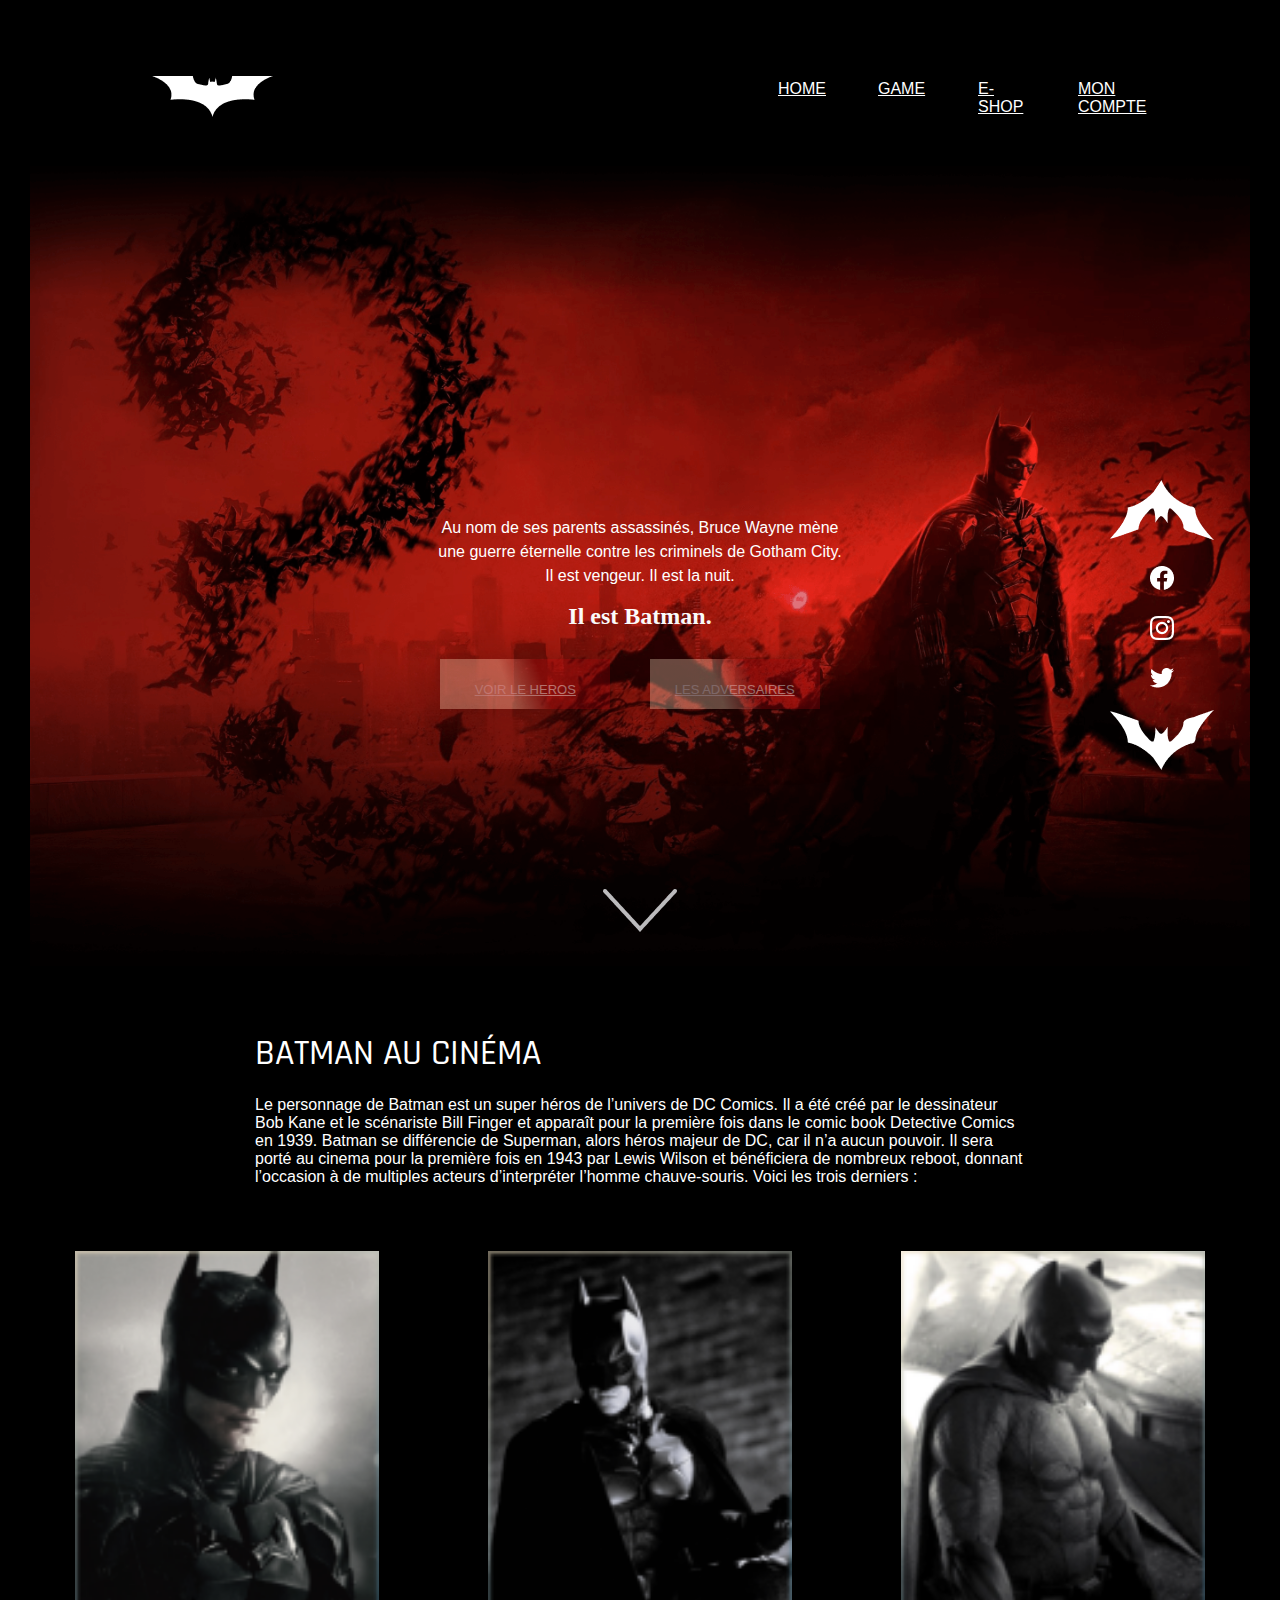
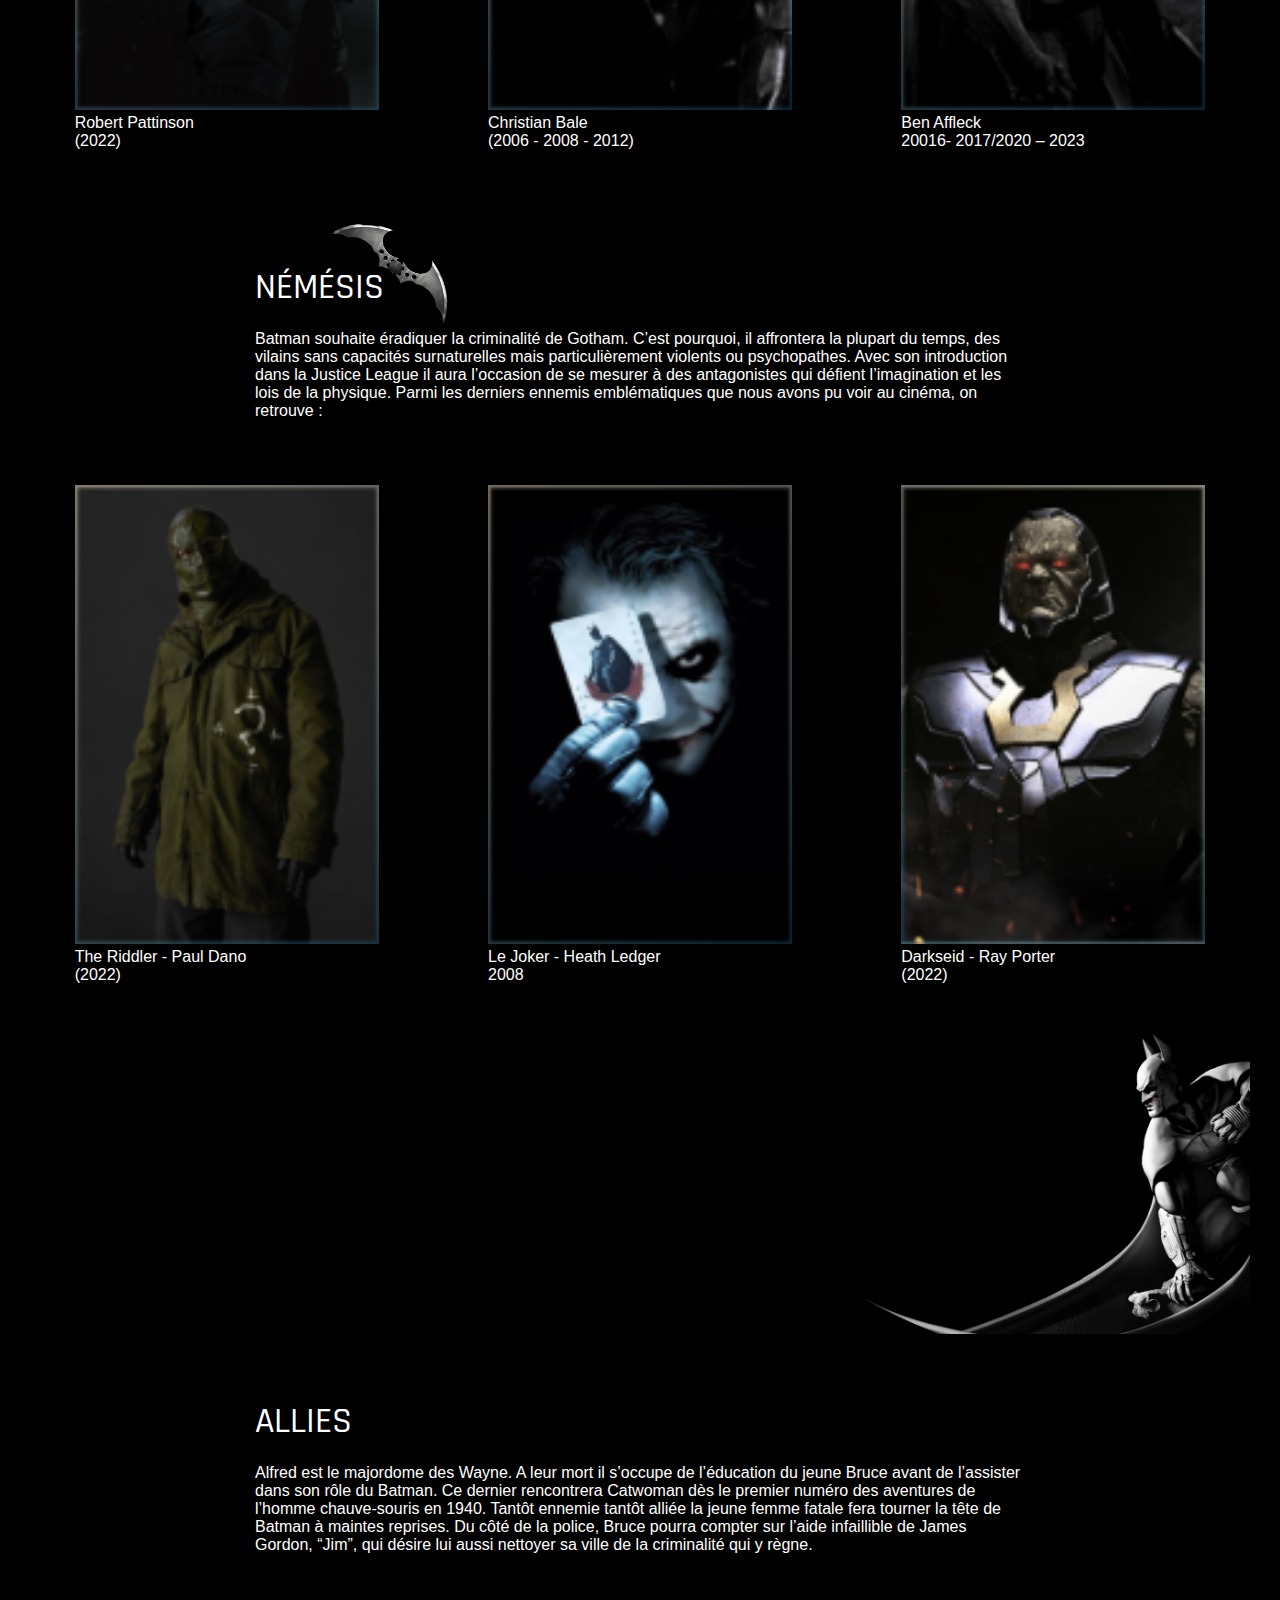
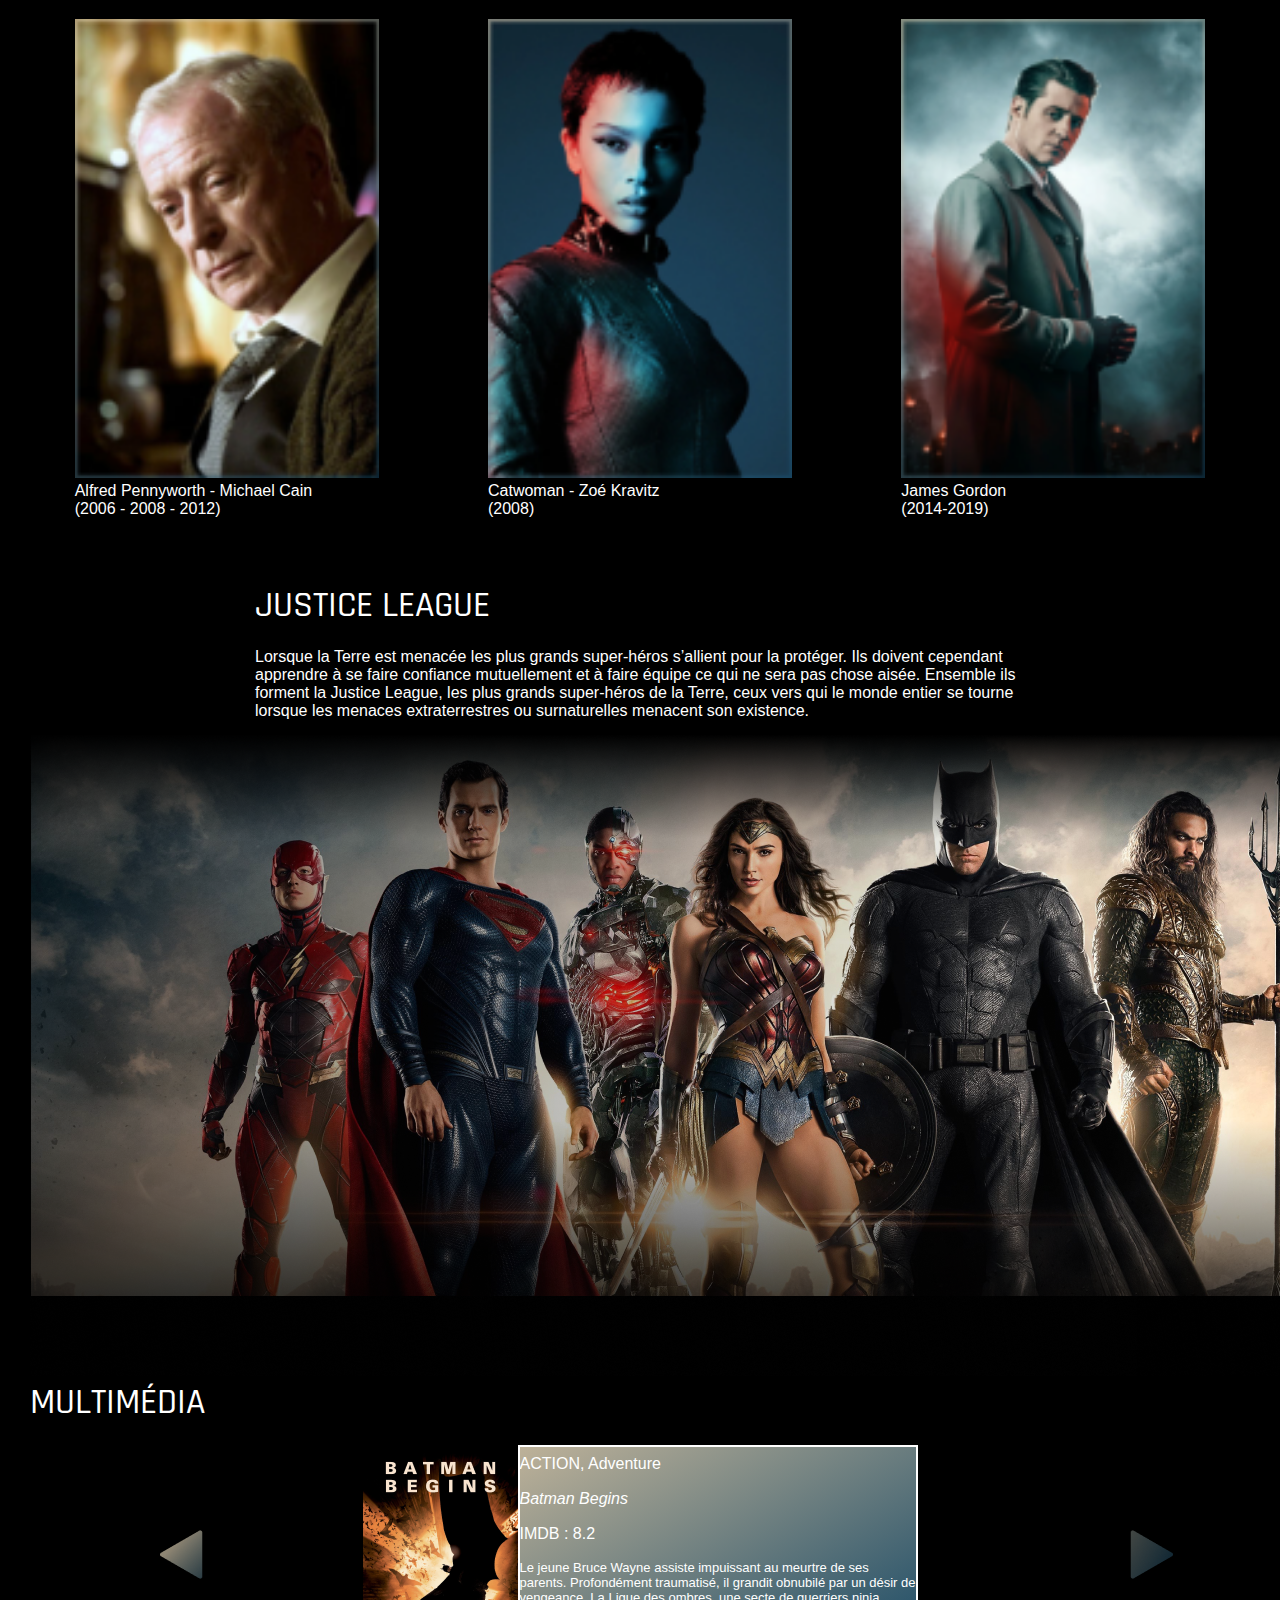
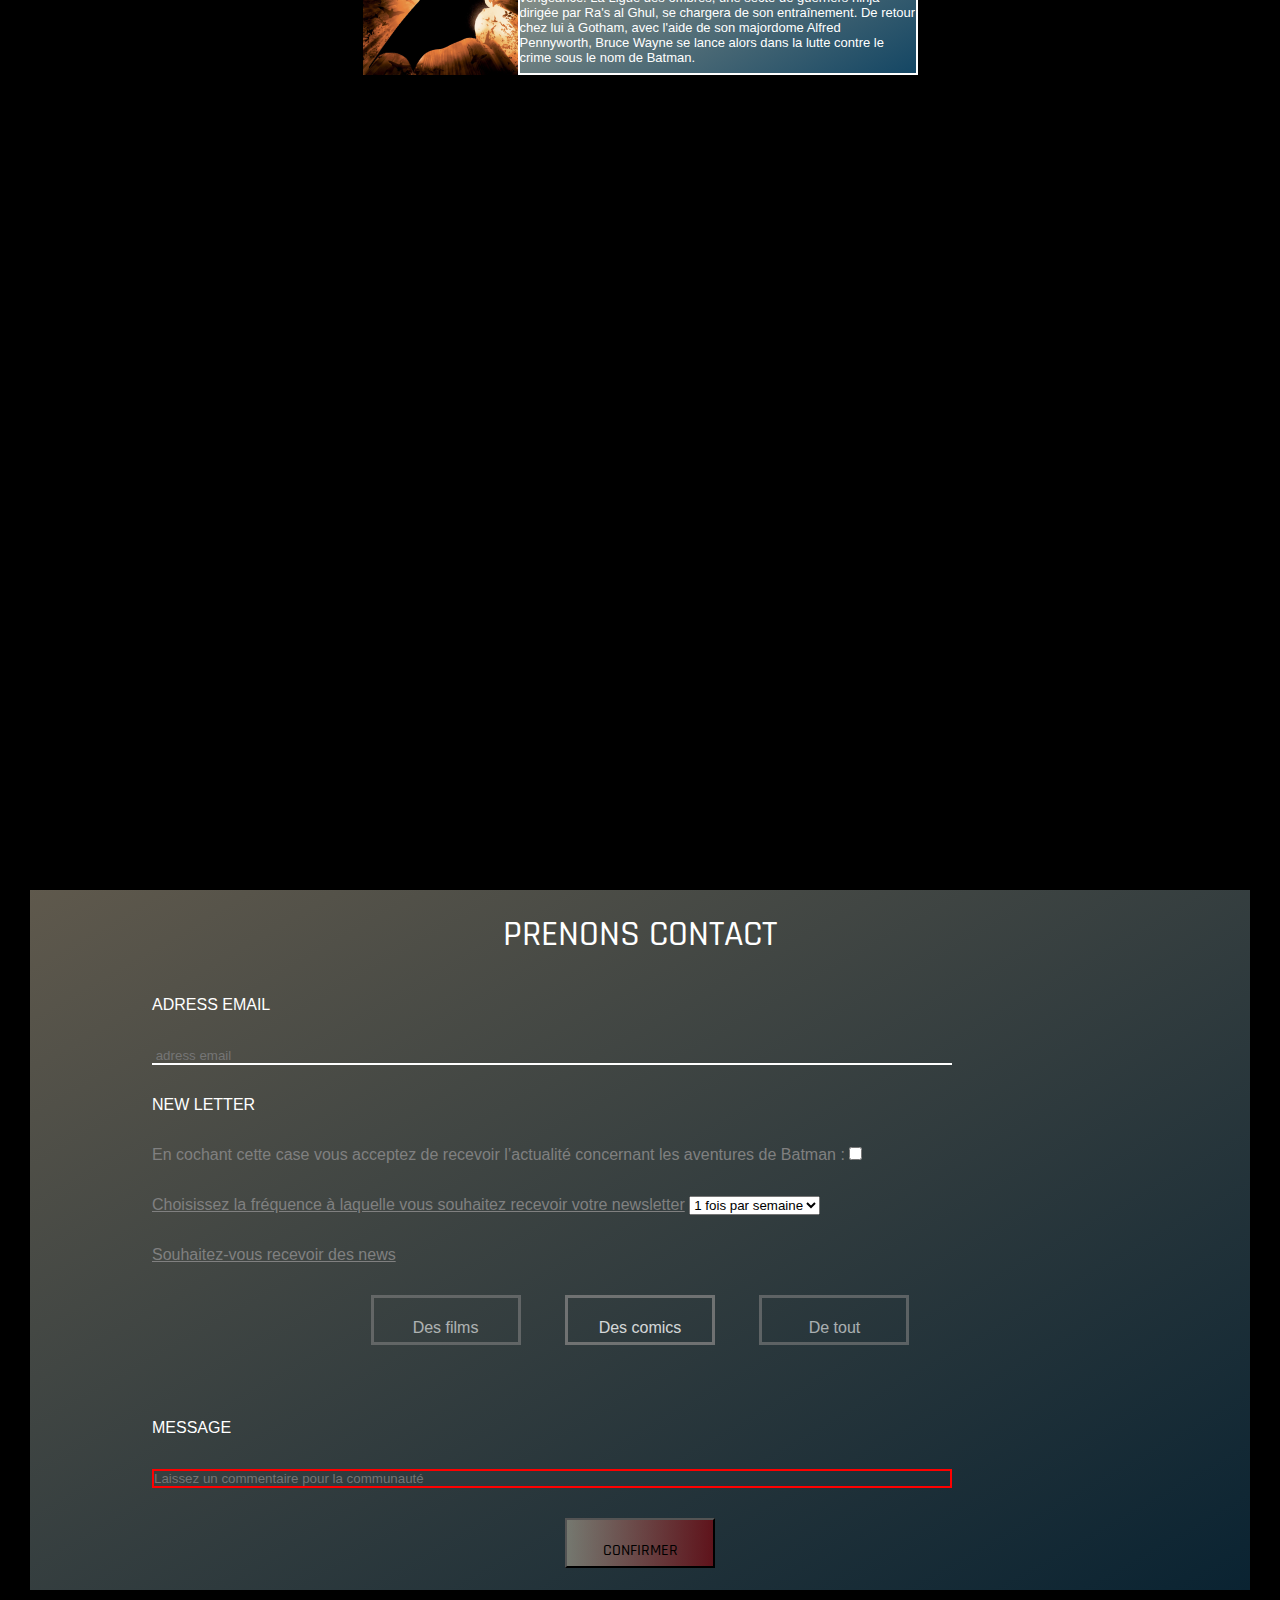
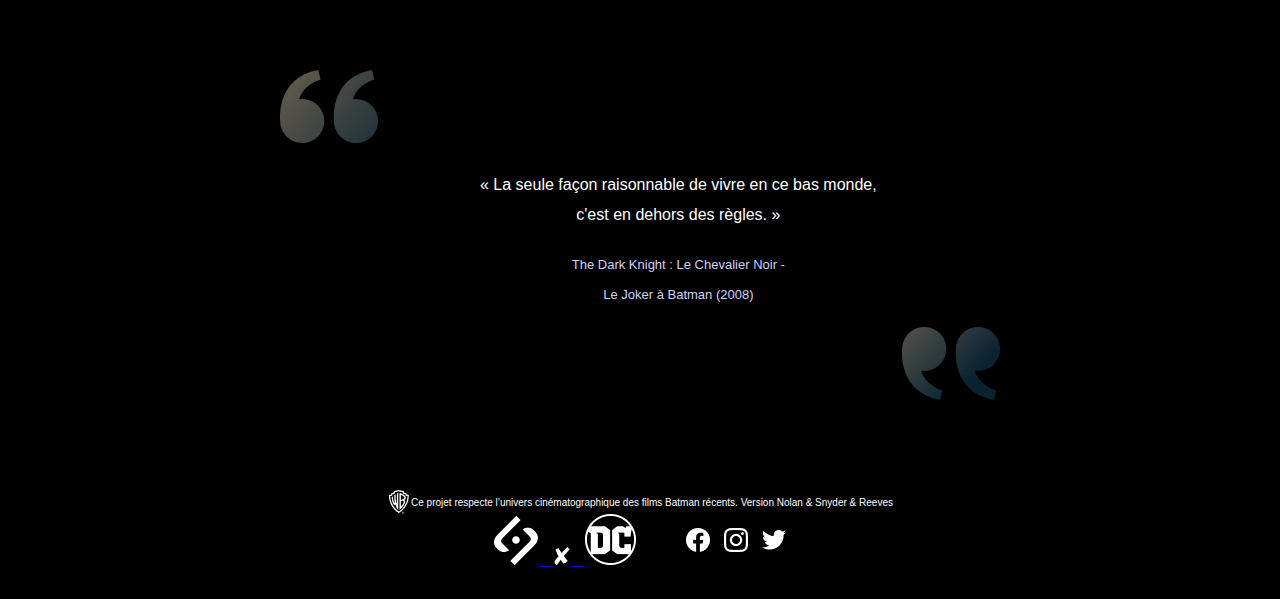
<file: index.html>
<!DOCTYPE html>
<html lang="fr">
<head>
    <meta charset="UTF-8">
    <meta name="viewport" content="width=device-width, initial-scale=1.0">
    <link rel="stylesheet" href="styles.css">
    <title>Batman game | Home</title>
</head>
<body>
    <header>
    <nav class="container">
        <a href="index.html"><img src="assets/Logos/logohome.png" alt="logo" class="lougo"></a>
        <ul>
          <li><a href="#">MON COMPTE</a></li>
          <li><a href="#">E-SHOP</a>
          <li><a href="game.html">GAME</a></li>
          <li><span><a href="index.html">HOME</a></span></li>
        </ul>
      </nav>
    </header>

    <main>
        <aside class="aside">
            <div class="asideInOut1">     <div class="asideIn1">   <a href="#heroHead">  <img src="assets/Logos/logo_bat_flèche.png" alt="logo haut flèche" class="arrow"> </a> </div> 
                    <a>  <img src="assets/Logos/icon_facebook.png" alt="logo facebook" class="arrow" > </a>
                    <a> <img src="assets/Logos/icon_ig.png" alt="logo insta" class="arrow"></a>
                    <a> <img src="assets/Logos/icon_tw.png" alt="logo twitter" class="arrow"></a>
           <div class="asideInOut2">     <div class="asideIn2">  <a href="#form"> <img src="assets/Logos/logo_bat_flèche_2.png" alt="logo_bat_flèche" class="arrow"></a> </div> </div>
                  </aside>
        <!--section concernant l'hero header-->
        <section id="heroHead">
            <article class="hero">
                <div class="container choco"><p class="poto ">Au nom de ses parents assassinés, Bruce Wayne mène<br>une guerre éternelle contre les criminels de Gotham City.<br> Il est vengeur. Il est la nuit.</p>
                <h2 class="poto">Il est Batman.</h2></div>
               <div class="container fraise poto" > <button class="btn1"><a href="#batManCinema">VOIR LE HEROS</a></button> <button class="btn2"><a href="#nemesis">LES ADVERSAIRES</a></button></div>
           
        <div class="down"> <a href="#">   <img src="assets/Logos/flèche_down_header.png" alt="flèche_down"> </a></div>
         <!--   <div class="asideOut"> -->
        <!--    <aside class="aside">
      <div class="asideInOut1">     <div class="asideIn1">   <a href="#heroHead">  <img src="assets/Logos/logo_bat_flèche.png" alt="logo haut flèche" class="arrow"> </a> </div> 
              <a>  <img src="assets/Logos/icon_facebook.png" alt="logo facebook" class="arrow" > </a>
              <a> <img src="assets/Logos/icon_ig.png" alt="logo insta" class="arrow"></a>
              <a> <img src="assets/Logos/icon_tw.png" alt="logo twitter" class="arrow"></a>
     <div class="asideInOut2">     <div class="asideIn2">  <a href="#form"> <img src="assets/Logos/logo_bat_flèche_2.png" alt="logo_bat_flèche" class="arrow"></a> </div> </div>
            </aside>    <!-- </div> -->
            </article>
        </section>
        <!--section concernant batman au cinema-->
        <section id="batManCinema">
          <div class="box fade" >  <h1>BATMAN AU CINÉMA</h1>
            <p>Le personnage de Batman est un super héros de l’univers de DC Comics.
                 Il a été créé par le dessinateur Bob Kane et le scénariste Bill Finger et apparaît pour la première fois dans le comic book Detective Comics en 1939. Batman se différencie de Superman, alors héros majeur de DC, car il n’a aucun pouvoir. 
                 Il sera porté au cinema pour la première fois en 1943 par Lewis Wilson et bénéficiera de nombreux reboot, donnant l’occasion à de multiples acteurs d’interpréter l’homme chauve-souris.
                  Voici les trois derniers :</p></div>

     <div class="sary ">   <figure class="zoom"><img  srcset="assets/Illustrations/Bathome2-120.png 120w"
                      sizes="(max-widht:480px) 120px,
                      304px "
                     src="assets/Illustrations/Bathome2.png"
                     alt="Batman 1"><figcaption>Robert Pattinson<br> 
            (2022)</figcaption></figure>
             <figure class="zoom"><img  srcset="assets/Illustrations/Bathome3-120.png 120w"
                sizes="(max-widht:480px) 120px,
                304px "
               src="assets/Illustrations/Bathome3.png"
               alt="Batman 1"><figcaption>Christian Bale<br> 
                (2006 - 2008 - 2012)</figcaption> </figure>
             <figure class="zoom"><img  srcset="assets/Illustrations/Bathome4-120.png 120w"
                sizes="(max-widht:480px) 120px,
                304px "
               src="assets/Illustrations/Bathome4.png"
               alt="Batman 1"><figcaption>Ben Affleck<br>
                20016- 2017/2020 – 2023</figcaption></figure> </div>
         
    </section>
        <!--section concernant nemesis-->

        <section id="nemesis">
            
       <div class="box fade"> <h1 id="n4"> NÉMÉSIS</h1>
            <p>Batman souhaite éradiquer la criminalité de Gotham. C’est pourquoi, il affrontera la plupart 
                du temps, des vilains sans capacités surnaturelles mais particulièrement violents ou 
                psychopathes. Avec son introduction dans la Justice League il aura l’occasion de se mesurer à 
                des antagonistes qui défient l’imagination et les lois de la physique. Parmi les derniers 
                ennemis emblématiques que nous avons pu voir au cinéma, on retrouve :
                </p></div>
             <div class="sary ">   <figure class="zoom"><img  srcset="assets/Illustrations/Bathome5-120.png 120w"
                    sizes="(max-widht:480px) 120px,
                    304px "
                   src="assets/Illustrations/Bathome5.png"
                   alt="Batman 1"><figcaption>The Riddler - Paul Dano<br>
                    (2022)</figcaption></figure>
                 <figure class="zoom"><img  srcset="assets/Illustrations/Bathome6-120.png 120w"
                    sizes="(max-widht:480px) 120px,
                    304px "
                   src="assets/Illustrations/Bathome6.png"
                   alt="Batman 1"> <figcaption>Le Joker - Heath Ledger<br>2008</figcaption></figure>
                 <figure class="zoom"><img  srcset="assets/Illustrations/Bathome7-120.png 120w"
                    sizes="(max-widht:480px) 120px,
                    304px "
                   src="assets/Illustrations/Bathome7.png"
                   alt="Batman 1"><figcaption>Darkseid - Ray Porter<br>
                    (2022)</figcaption></figure></div>
        
            </section>
        <!--section concernant les allies-->

            <section id="allies">
              <div class="box2 img2">  <img src="assets/Illustrations/Bathome12.png" alt="image de BATMAN" id="n2"></div>
               <div class="box fade" > <h1> ALLIES</h1>
                <p>Alfred est le majordome des Wayne. A leur mort il s’occupe de l’éducation du jeune Bruce 
                    avant de l’assister dans son rôle du Batman. Ce dernier rencontrera Catwoman dès le 
                    premier numéro des aventures de l’homme chauve-souris en 1940. Tantôt ennemie tantôt 
                    alliée la jeune femme fatale fera tourner la tête de Batman à maintes reprises. Du côté de la 
                    police, Bruce pourra compter sur l’aide infaillible de James Gordon, “Jim”, qui désire lui aussi 
                    nettoyer sa ville de la criminalité qui y règne.
                </p></div>
            <div class="sary ">    <figure class="zoom"><img  srcset="assets/Illustrations/Bathome9-120.png 120w"
                    sizes="(max-widht:480px) 120px,
                    304px "
                   src="assets/Illustrations/Bathome9.png"
                   alt="Batman 1"><figcaption>Alfred Pennyworth - Michael Cain<br>
                    (2006 - 2008 - 2012)</figcaption></figure>
                 <figure class="zoom"><img  srcset="assets/Illustrations/Bathome8-120.png 120w"
                    sizes="(max-widht:480px) 120px,
                    304px "
                   src="assets/Illustrations/Bathome8.png"
                   alt="Batman 1"><figcaption>Catwoman - Zoé Kravitz <br>
                    (2008)</figcaption></figure>
                  <figure class="zoom"><img  srcset="assets/Illustrations/Bathome10-120.png 120w"
                    sizes="(max-widht:480px) 120px,
                    304px "
                   src="assets/Illustrations/Bathome10.png"
                   alt="Batman 1"><figcaption>James Gordon<br>
                    (2014-2019)</figcaption></figure></div>
                
            </section>
        <!--section concernant justice league-->

            <section>
               <div class="box container"> <h1> JUSTICE LEAGUE </h1>
               <p>Lorsque la Terre est menacée les plus grands super-héros s’allient pour la protéger. Ils 
                doivent cependant apprendre à se faire confiance mutuellement et à faire équipe ce qui ne 
                sera pas chose aisée. Ensemble ils forment la Justice League, les plus grands super-héros de 
                la Terre, ceux vers qui le monde entier se tourne lorsque les menaces extraterrestres ou 
                surnaturelles menacent son existence.</p></div>
             <div class="box3"><picture>
                <source media="max-widht:600px" srcset="assets/Illustrations/Bathome11-600.png">
                <source media="max-widht:1200px" srcset="assets/Illustrations/Bathome11-1200.png">
                <img src="assets/Illustrations/Bathome11.png" alt="photo des justice league"></picture></div>
            </section>
        <!--section concernant Multimedia-->

            <section class="Multimedia">
                <h1> MULTIMÉDIA</h1>
             <a href="#">  <img src="assets/Logos/icon_flèche_1.png" alt="icon flèche gauche" class="gauche"> </a>
               <div class="multi"> 
                <img src="assets/Illustrations/Bathome_ba1.png" alt="image batman bagins" >
               <!--- <img src="assets/Logos/icon_flèche_1.png" alt="icon flèche gauche">
                <img src="assets/Logos/icon_flèche_2.png" alt="icon flèche droite">--> 
                <div class="inside"><p> ACTION, Adventure</p>
                <p><em>Batman Begins</em></p>
                <p>IMDB : 8.2</p>
                <p>Le jeune Bruce Wayne assiste impuissant au meurtre de ses parents. Profondément 
                    traumatisé, il grandit obnubilé par un désir de vengeance. La Ligue des ombres, une secte de 
                    guerriers ninja dirigée par Ra's al Ghul, se chargera de son entraînement. De retour chez lui à 
                    Gotham, avec l'aide de son majordome Alfred Pennyworth, Bruce Wayne se lance alors dans 
                    la lutte contre le crime sous le nom de Batman.</p></div></div>
                 <a href="#">  <img src="assets/Logos/icon_flèche_2.png" alt="icon flèche droite" class="droite"> </a> 

                  <div class="frame"><iframe width="960" height="515" src="https://www.youtube.com/embed/jXrFsn9pcZY?si=haYhNrhn-vmQBaFX" title="YouTube video player" frameborder="0" allow="accelerometer; autoplay; clipboard-write; encrypted-media; gyroscope; picture-in-picture; web-share" allowfullscreen></iframe></div>
                     
                </section>

<!--formulaires-->
            <form id="form"> <div class="container formul">
           <h1>PRENONS CONTACT</h1>
        <label>ADRESS EMAIL</label><br>
        <input type="email" id="email" name="email" placeholder=" adress email" required ><br>
        <label>NEW LETTER</label><br>
        <p>En cochant cette case vous acceptez de recevoir l’actualité concernant les aventures de
            Batman : <input type="checkbox"></p>
        <p><u>Choisissez la fréquence à laquelle vous souhaitez recevoir votre newsletter</u>
<select>
    <option value="1">1 fois par semaine</option>
    <option value="2">1 fois par mois</option>
    <option value="3">1 fois par ans</option>
    
</select></p>
<p><u>Souhaitez-vous recevoir des news</u></p>
<div class="btn5"><button type="submit" class="btn8"><a href="#" class="rohy">Des films</a></button>
<button type="submit" class="btn6"><a href="#" class="rohy">Des comics</a></button>
<button type="submit" class="btn7"><a href="#" class="rohy">De tout</a></button></div>
        

        <label>MESSAGE</label><br>
        <input placeholder="Laissez un commentaire pour la communauté" name="commentaire" required>
       <div class="btn5"><P class="rohy"><button type="submit" class="btn4">CONFIRMER</button></P></div>
            </div></form>
<!--section citation-->
<section><div class="citation">
    <div class="aboveout">   <img src="assets/Logos/icon_guillemets_1.png" alt="photo d'un guillemet"> </div>
       <blockquote>
          <div class="above"> <p>« La seule façon raisonnable de vivre en ce bas monde,<br> c'est en dehors des règles. »</p></div>
         <div class="under">  <p>The Dark Knight : Le Chevalier Noir -<br> Le Joker à Batman (2008)</p> </div>
       </blockquote>
    <div class="underout">   <img src="assets/Logos/icon_guillemets_2.png" alt="photo d'un guillemet"></div>
   
   </div>
   </section>


    </main>

   
    <footer>
        <div class="ft1">   <img src="assets/Logos/icon_WB.png" alt="logo warner bross" class="arrow"> 
           <p>Ce projet respecte l’univers cinématographique des films Batman récents. Version Nolan &
               Snyder & Reeves</p></div>
               <div class="ftout">
     <div class="ft2">    <a href="index.html">  <img src="assets/Logos/logo_sayna_white.png" alt="logo sayna" class="arrow">
           <img src="assets/Logos/icon_x.png" alt="logo x" class="arrow">
           <img src="assets/Logos/icon_DC.png" alt="logo Dc" class="arrow"></a> </div>
       <div class="ft3">   <a href="#"> <img src="assets/Logos/icon_facebook.png" alt="logo facebook" class="arrow"></a>
           <a href="#"><img src="assets/Logos/icon_ig.png" alt="logo insta" class="arrow"></a>
           <a href="#"><img src="assets/Logos/icon_tw.png" alt="logo twitter" class="arrow"></a> </div>
   </div>
       </footer>
       <script src="index.js" ></script>

</body>
</html>
</file>
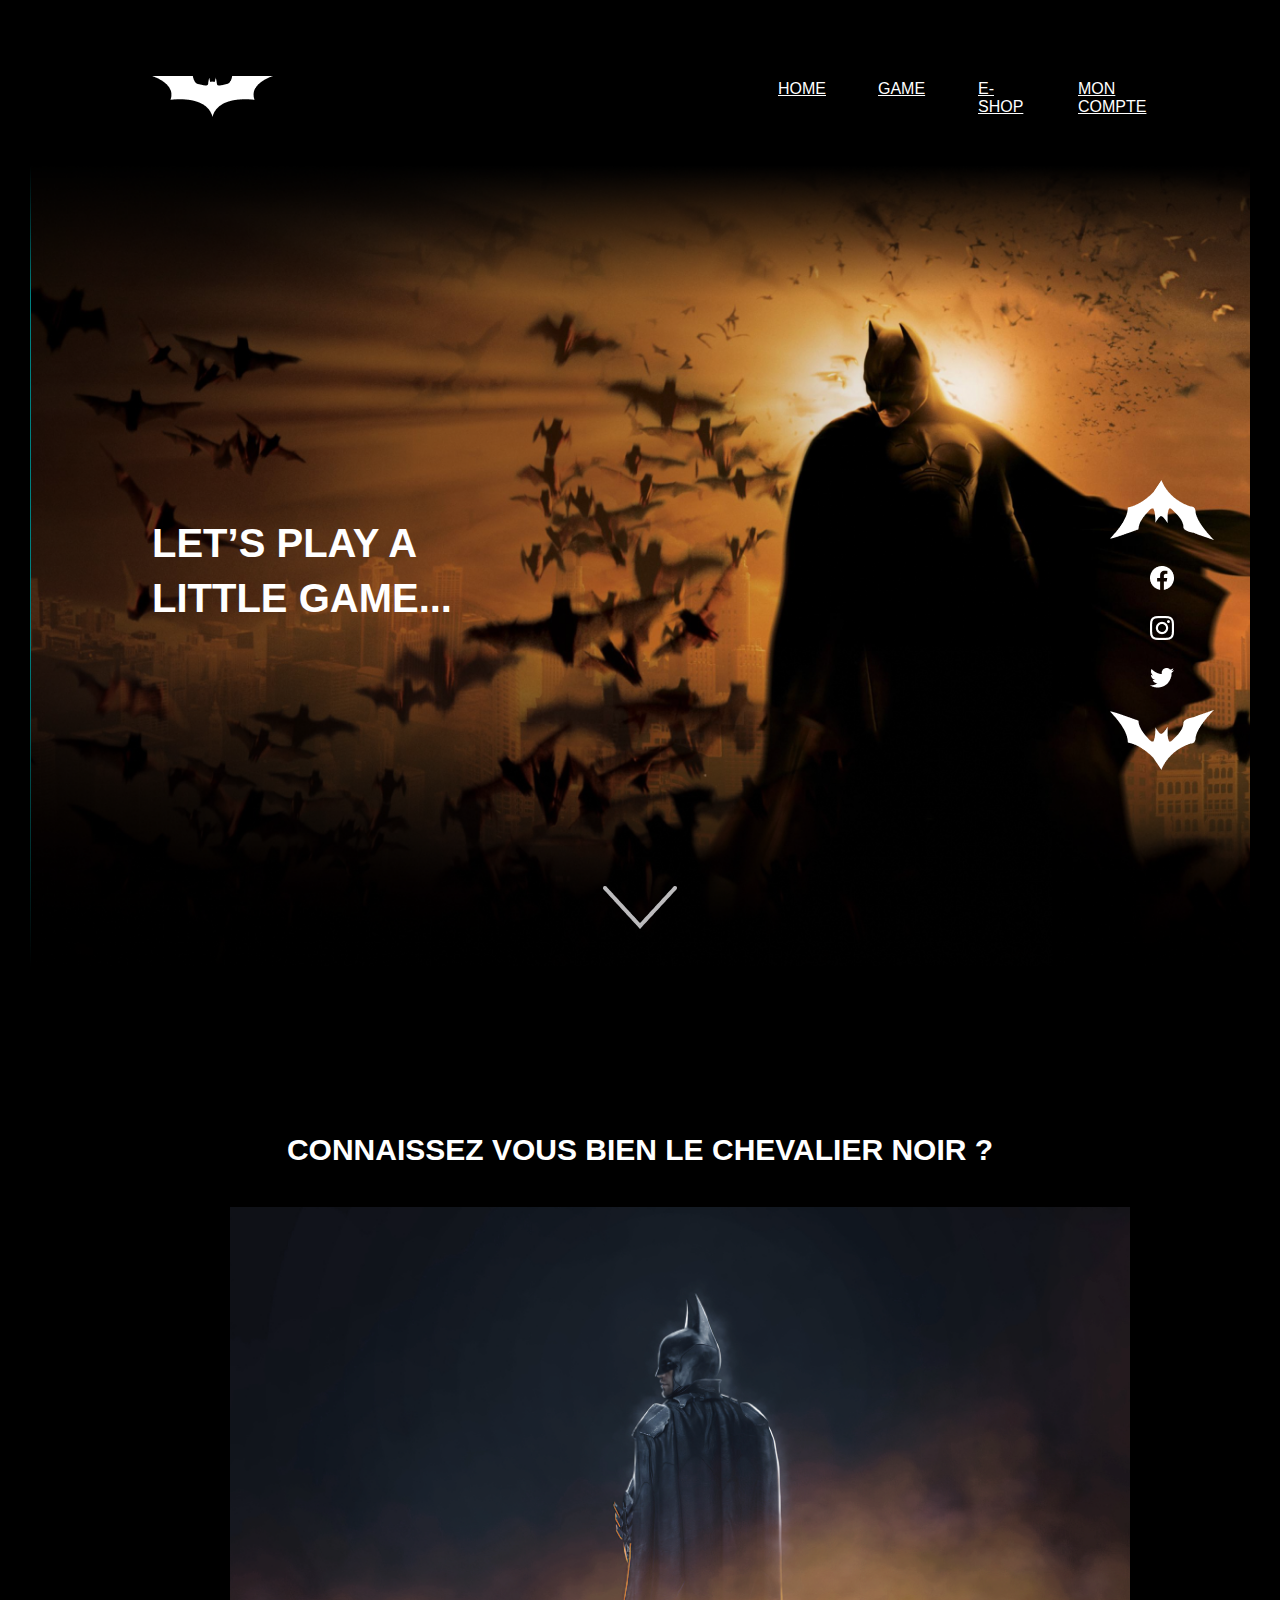
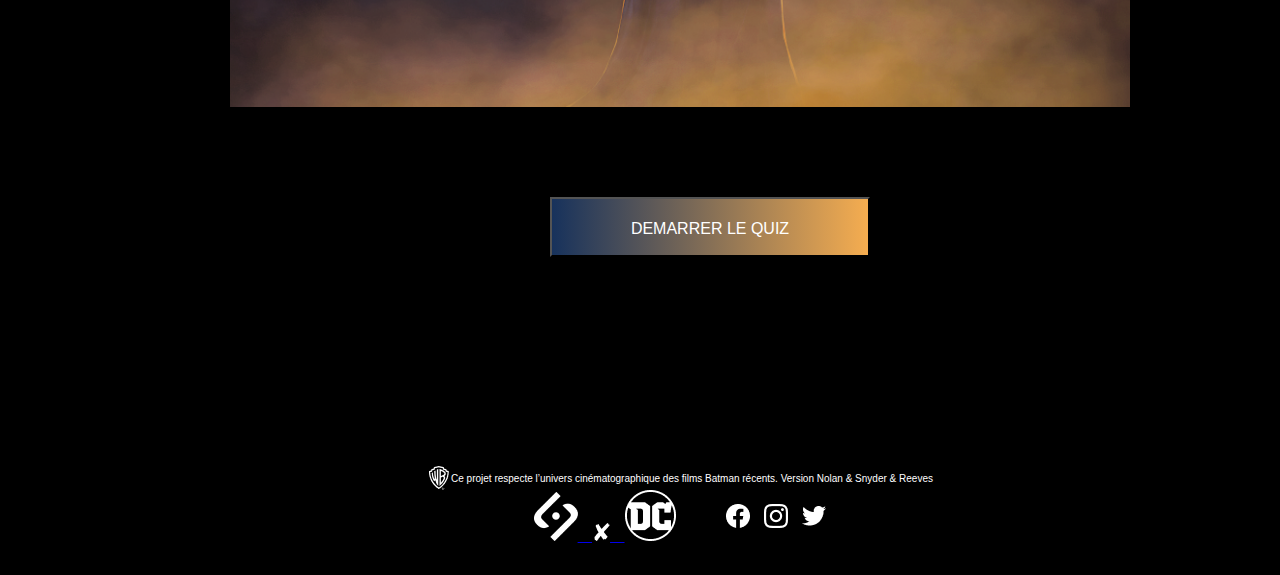
<file: game.html>
<!DOCTYPE html>
<html lang="fr">
<head>
    <meta charset="UTF-8">
    <meta name="viewport" content="width=device-width, initial-scale=1.0">
    <title>GAME</title>
    <link href="style.css" rel="stylesheet"/>
</head>
<body>
    <header>
        <nav class="container">
            <a href="index.html"><img src="assets/Logos/logohome.png" alt="logo" class="lougo"></a>
            <ul>
              <li><a href="#">MON COMPTE</a></li>
              <li><a href="#">E-SHOP</a>
              <li><a href="#">GAME</a></li>
              <li><span><a href="index.html">HOME</a></span></li>
            </ul>
          </nav>
        </header>
        <aside class="aside">
            <div class="asideInOut1">     <div class="asideIn1">   <a href="#">  <img src="assets/Logos/logo_bat_flèche.png" alt="logo haut flèche" class="arrow"> </a> </div> 
                    <a>  <img src="assets/Logos/icon_facebook.png" alt="logo facebook"> </a>
                    <a> <img src="assets/Logos/icon_ig.png" alt="logo insta"></a>
                    <a> <img src="assets/Logos/icon_tw.png" alt="logo twitter"></a>
           <div class="asideInOut2">     <div class="asideIn2">  <a href="#batg2"> <img src="assets/Logos/logo_bat_flèche_2.png" alt="logo_bat_flèche" class="arrow"></a> </div> </div>
                  </aside>  
        <main>
          

            <section class="section1">
                 
                <article class="hero">
                    <div class="container choco">
                    <h1 class="poto">LET’S PLAY A<br>LITTLE GAME...</h1></div>
                  
            <div class="down"> <a href="#">   <img src="assets/Logos/flèche_down_header.png" alt="flèche_down"> </a></div>
            <h1 class="poto2">CONNAISSEZ VOUS BIEN LE CHEVALIER NOIR ?</h1>
            <div class="batg2" id="batg2">
                
                <img src="Illustrations/Batgame_2.png" alt="batgame2">
            </div>

            <button type="button"><a href="gamep1.html#quest1" >DEMARRER LE QUIZ</a></button>
             <!--   <div class="asideOut"> -->
            <!--   <aside>
          <div class="asideInOut1">     <div class="asideIn1">   <a href="#">  <img src="assets/Logos/logo_bat_flèche.png" alt="logo haut flèche" class="arrow"> </a> </div> 
                  <a>  <img src="assets/Logos/icon_facebook.png" alt="logo facebook"> </a>
                  <a> <img src="assets/Logos/icon_ig.png" alt="logo insta"></a>
                  <a> <img src="assets/Logos/icon_tw.png" alt="logo twitter"></a>
         <div class="asideInOut2">     <div class="asideIn2">  <a href="#batg2"> <img src="assets/Logos/logo_bat_flèche_2.png" alt="logo_bat_flèche" class="arrow"></a> </div> </div>
                </aside>    <!-- </div> -->
                </article>
            </section>
        </main>

        <footer>
            <div class="ft1">   <img src="assets/Logos/icon_WB.png" alt="logo warner bross"> 
               <p>Ce projet respecte l’univers cinématographique des films Batman récents. Version Nolan &
                   Snyder & Reeves</p></div>
                   <div class="ftout">
         <div class="ft2">    <a href="index.html">  <img src="assets/Logos/logo_sayna_white.png" alt="logo sayna">
               <img src="assets/Logos/icon_x.png" alt="logo x">
               <img src="assets/Logos/icon_DC.png" alt="logo Dc"></a> </div>
           <div class="ft3">   <a href="#"> <img src="assets/Logos/icon_facebook.png" alt="logo facebook"></a>
               <a href="#"><img src="assets/Logos/icon_ig.png" alt="logo insta"></a>
               <a href="#"><img src="assets/Logos/icon_tw.png" alt="logo twitter"></a> </div>
       </div>
           </footer>
           <script src="game.js" ></script> 

</body>
</html>
</file>
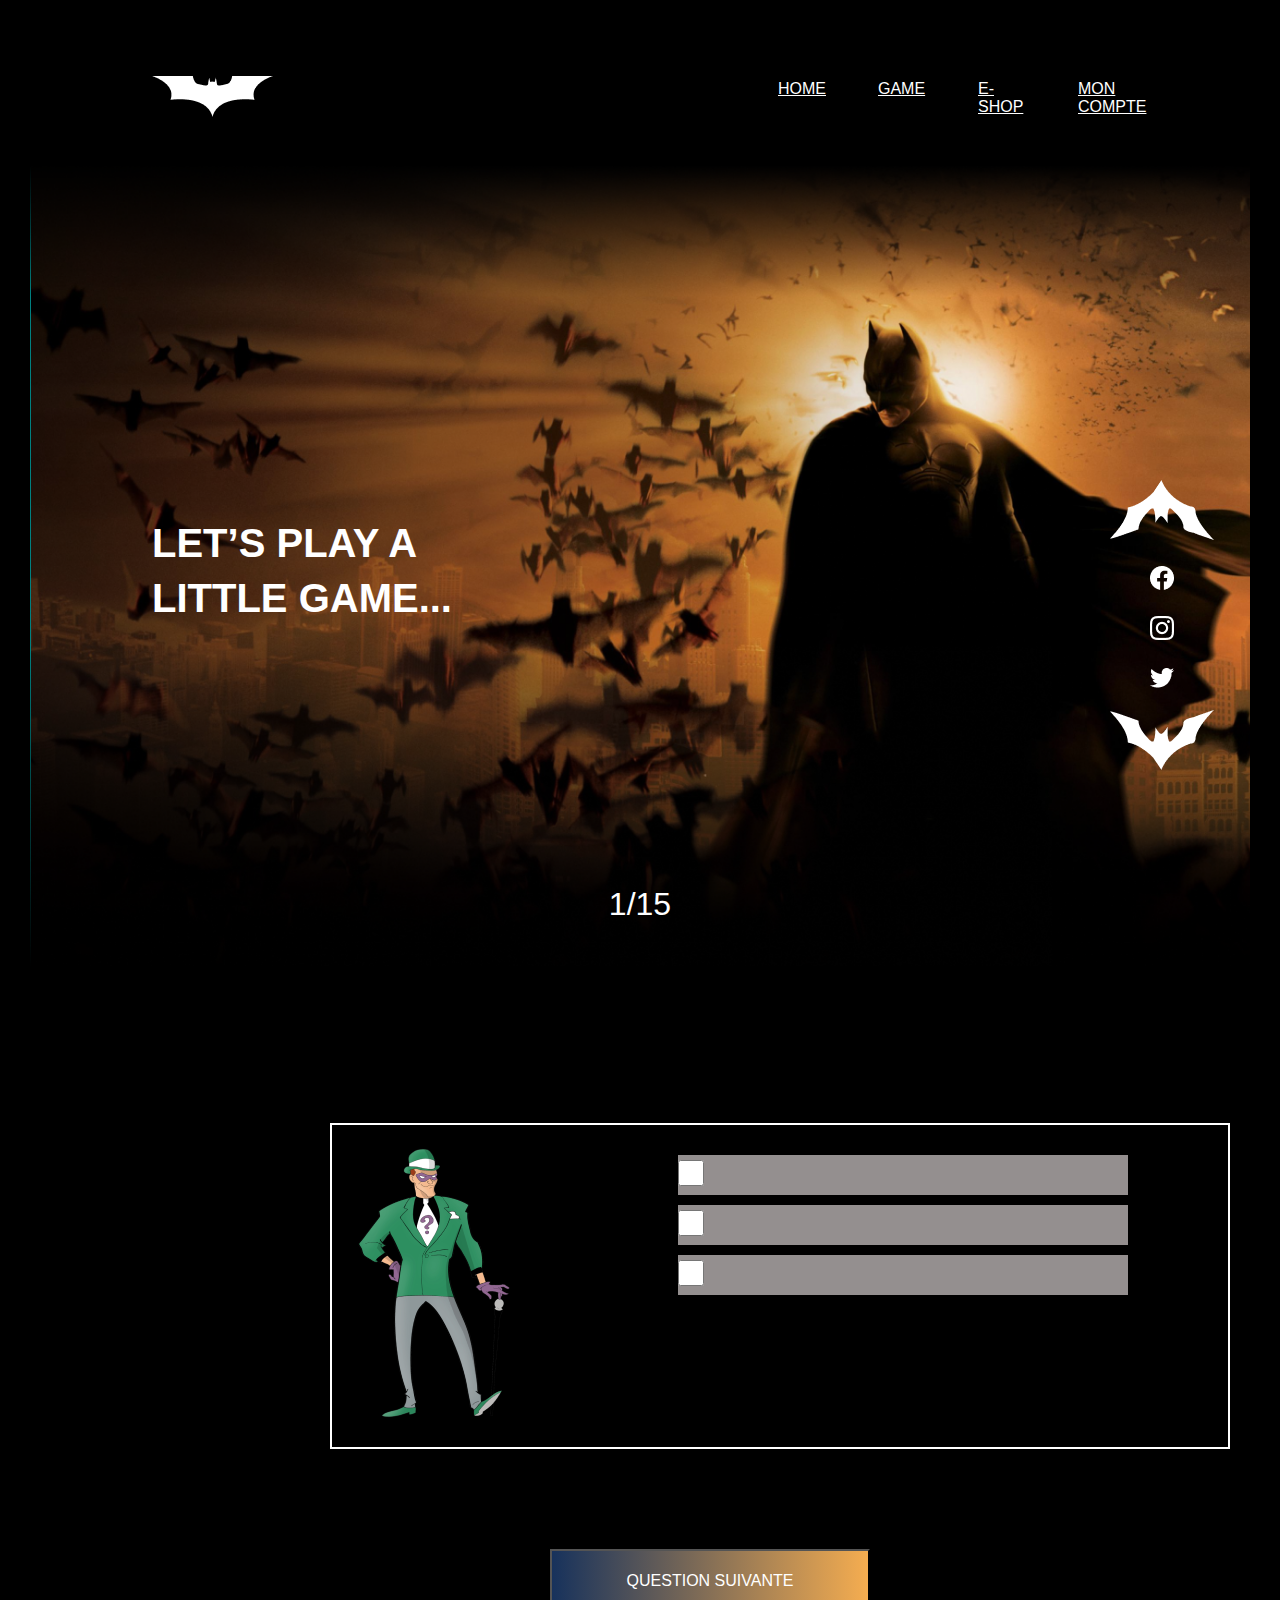
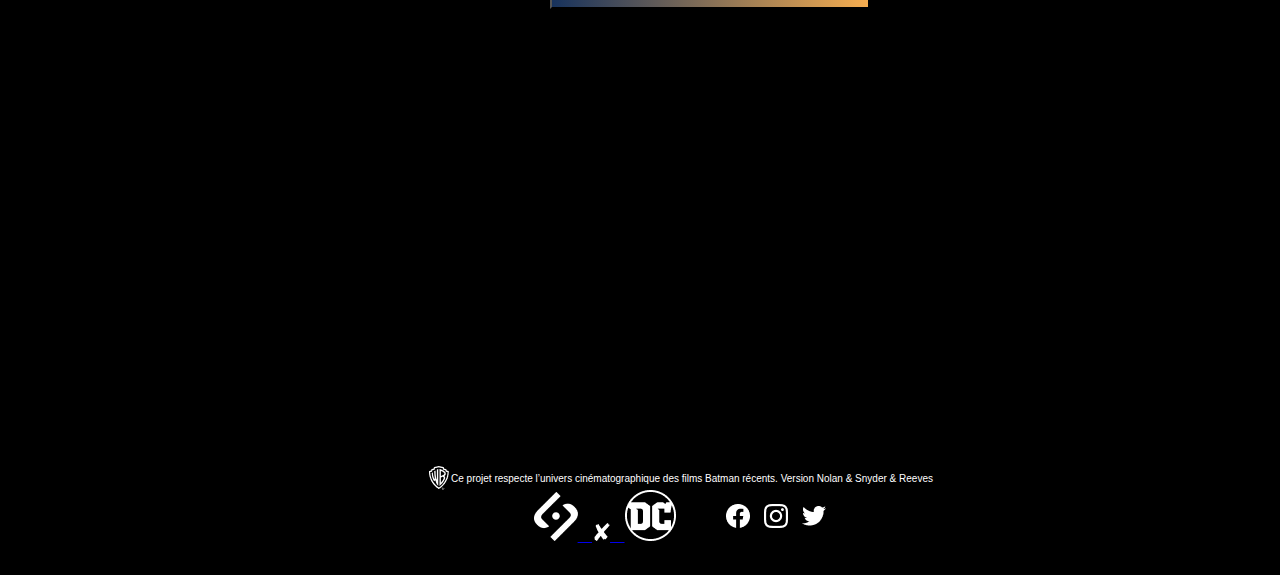
<file: gamep1.html>
<!DOCTYPE html>
<html lang="fr">
<head>
    <meta charset="UTF-8">
    <meta name="viewport" content="width=device-width, initial-scale=1.0">
    <title>GAME-page1</title>
    <link href="stylep1.css" rel="stylesheet"/>
    <script src="https://cdnjs.cloudflare.com/ajax/libs/jquery/3.7.1/jquery.min.js" integrity="sha512-v2CJ7UaYy4JwqLDIrZUI/4hqeoQieOmAZNXBeQyjo21dadnwR+8ZaIJVT8EE2iyI61OV8e6M8PP2/4hpQINQ/g==" crossorigin="anonymous" referrerpolicy="no-referrer"></script>
</head>
<body>
    <header>
        <nav class="container">
            <a href="index.html"><img src="assets/Logos/logohome.png" alt="logo" class="lougo"></a>
            <ul>
              <li><a href="#">MON COMPTE</a></li>
              <li><a href="#">E-SHOP</a>
              <li><a href="#">GAME</a></li>
              <li><span><a href="index.html">HOME</a></span></li>
            </ul>
          </nav>
        </header>
        <aside class="aside">
            <div class="asideInOut1">     <div class="asideIn1">   <a href="#">  <img src="assets/Logos/logo_bat_flèche.png" alt="logo haut flèche" class="arrow"> </a> </div> 
                    <a>  <img src="assets/Logos/icon_facebook.png" alt="logo facebook"> </a>
                    <a> <img src="assets/Logos/icon_ig.png" alt="logo insta"></a>
                    <a> <img src="assets/Logos/icon_tw.png" alt="logo twitter"></a>
           <div class="asideInOut2">     <div class="asideIn2">  <a href="#"> <img src="assets/Logos/logo_bat_flèche_2.png" alt="logo_bat_flèche" class="arrow"></a> </div> </div>
                  </aside> 
        <main>

            <section>
                <article class="hero">
                    <div class="container choco">
                    <h1 class="poto">LET’S PLAY A<br>LITTLE GAME...</h1></div>
                  
            <p class="down">1/15   </p> 

            <div class="out0">
             
<div>
<img src="Illustrations/Batgame_3.png" alt="Batgame3" >

</div>

<div class="Question-box">
<form id="f1">
<h2 id="quest1"></h2>

<div class="incheck0 sphx">
    <input type="checkbox" id="sphinx" name="sphinx" class="larger" >

<label for="sphinx">
 </label>
</div>

<div class="incheck1">
    <input type="checkbox" id="saphir" name="saphir" class="larger" >
    <label for="saphir"></label>
</div>

<div class="incheck2">
    <input type="checkbox" id="joker" name="joker" class="larger" >
    <label for="joker"></label>
</div>

</form>
</div>

            </div>


            <div class="out1">
             
                <div>
                <img src="Illustrations/Batgame_4.png" alt="Batgame4">
                
                </div>
                
                <div class="Question-box">
                <form id="f2">
                <h2 id="quest1"></h2>
                
                <div class="incheck0 sphx">
                <input type="checkbox" id="Infirmiere" name="Infirmiere" class="larger">
                <label for=""></label>
                </div>
                
                <div class="incheck1">
                    <input type="checkbox" id="Psychiatre" name="Psychiatre" class="larger">
                    <label for=""></label>
                </div>
                
                <div class="incheck2">
                    <input type="checkbox" id="Dentiste" name="Dentiste" class="larger">
                    <label for=""></label>
                </div>
                </form>
                
                </div>
                
                            </div>
                
                            <div class="out2">
             
                                <div>
                                <img src="Illustrations/Batgame_5.png" alt="Batgame5">
                                
                                </div>
                                
                                <div class="Question-box">
                                <form id="f3">
                                <h2 id="quest1"></h2>
                                
                                <div class="incheck0 sphx">
                                <input type="checkbox" id="piece" name="piece" class="larger">
                                <label for="sphinx"></label>
                                </div>
                                
                                <div class="incheck1">
                                    <input type="checkbox" id="livre" name="livre" class="larger">
                                    <label for="saphir"></label>
                                </div>
                                
                                <div class="incheck2">
                                    <input type="checkbox" id="couteau" name="couteau" class="larger">
                                    <label for="joker"></label>
                                </div>
                                </form>
                                
                                </div>
                                
                                            </div>

                                            <div class="out3">
             
                                                <div>
                                                <img src="Illustrations/Batgame_6.png" alt="Batgame6">
                                                
                                                </div>
                                                
                                                <div class="Question-box">
                                                <form id="f4">
                                                <h2 id="quest1"></h2>
                                                
                                                <div class="incheck0 sphx">
                                                <input type="checkbox" id="Stanley" name="Stanley" class="larger">
                                                <label for="sphinx"></label>
                                                </div>
                                                
                                                <div class="incheck1">
                                                    <input type="checkbox" id="Andy" name="Andy" class="larger">
                                                    <label for="saphir"></label>
                                                </div>
                                                
                                                <div class="incheck2">
                                                    <input type="checkbox" id="Peter" name="Peter" class="larger">
                                                    <label for="joker"></label>
                                                </div>
                                                
                                                </form>
                                                </div>
                                                
                                                            </div>

                                                            <div class="out4">
             
                                                                <div>
                                                                <img src="Illustrations/Batgame_7.png" alt="Batgame7">
                                                                
                                                                </div>
                                                                
                                                                <div class="Question-box">
                                                                <form id="f5">
                                                                <h2 id="quest1"></h2>
                                                                
                                                                <div class="incheck0 sphx">
                                                                <input type="checkbox" id="Turquie" name="Turquie" class="larger">
                                                                <label for="sphinx"></label>
                                                                </div>
                                                                
                                                                <div class="incheck1">
                                                                    <input type="checkbox" id="Islande" name="Islande" class="larger">
                                                                    <label for="saphir"></label>
                                                                </div>
                                                                
                                                                <div class="incheck2">
                                                                    <input type="checkbox" id="Allemagne" name="Allemagne" class="larger">
                                                                    <label for="joker"></label>
                                                                </div>
                                                                
                                                                </form>
                                                                </div>
                                                                
                                                                            </div>

                                                                        </div>

                                                                        <div class="out5">
                         
                                                                            <div>
                                                                            <img src="Illustrations/Batgame_8.png" alt="Batgame8">
                                                                            
                                                                            </div>
                                                                            
                                                                            <div class="Question-box">
                                                                            <form id="f6">
                                                                            <h2 id="quest1"></h2>
                                                                            
                                                                            <div class="incheck0 sphx">
                                                                            <input type="checkbox" id="Pingouin" name="Pingouin" class="larger">
                                                                            <label for="sphinx"></label>
                                                                            </div>
                                                                            
                                                                            <div class="incheck1">
                                                                                <input type="checkbox" id="Ras" name="Ras" class="larger">
                                                                                <label for="saphir"></label>
                                                                            </div>
                                                                            
                                                                            <div class="incheck2">
                                                                               <input type="checkbox" id="Poison" name="Poison" class="larger"> 
                                                                              
                                                                                <label for="joker"></label>
                                                                            </div>
                                                                            
                                                                            </form>
                                                                            </div>

                                                                            <div class="autreImg">
                                                                                <img src="Illustrations/Batgame_9.png" alt="Batgame9">
                                                                                <img src="Illustrations/Batgame_9-1.png" alt="Batgame9-1">
                                                                                
                                                                            </div>
                                                                            
                                                                                        </div>

                                                                                        <div class="out6">
             
                                                                                            <div>
                                                                                            <img src="Illustrations/Batgame_10.png" alt="Batgame10">
                                                                                            
                                                                                            </div>
                                                                                            
                                                                                            <div class="Question-box">
                                                                                            <form id="f7">
                                                                                            <h2 id="quest1"></h2>
                                                                                            
                                                                                            <div class="incheck0 sphx">
                                                                                            <input type="checkbox" id="Gotham" name="Gotham" class="larger">
                                                                                            <label for="sphinx"></label>
                                                                                            </div>
                                                                                            
                                                                                            <div class="incheck1">
                                                                                                <input type="checkbox" id="Starling" name="Starling" class="larger">
                                                                                                <label for="saphir"></label>
                                                                                            </div>
                                                                                            
                                                                                            <div class="incheck2">
                                                                                                <input type="checkbox" id="Hell" name="Hell" class="larger">
                                                                                                <label for="joker"></label>
                                                                                            </div>
                                                                                            
                                                                                            </form>
                                                                                            </div>
                                                                                            
                                                                                                        </div>
                            
                                                                                                    </div>

                                                                                                    <div class="out7">
             
                                                                                                        <div>
                                                                                                        <img src="Illustrations/Batgame_11.png" alt="Batgame11">
                                                                                                        
                                                                                                        </div>
                                                                                                        
                                                                                                        <div class="Question-box2">
                                                                                                        <form id="f8">
                                                                                                        <h2 id="quest1"></h2>
                                                                                                        
                                                                                                        <div class="incheck0 sphx">
                                                                                                        <input type="checkbox" id="George" name="George" class="larger">
                                                                                                        <label for="sphinx"></label>
                                                                                                        </div>
                                                                                                        
                                                                                                        <div class="incheck1">
                                                                                                            <input type="checkbox" id="Val" name="Val" class="larger">
                                                                                                            <label for="saphir"></label>
                                                                                                        </div>
                                                                                                        
                                                                                                        <div class="incheck2">
                                                                                                            <input type="checkbox" id="Mickael" name="Mickael" class="larger">
                                                                                                            <label for="joker"></label>
                                                                                                        </div>
                                                                                                        
                                                                                                        </form>
                                                                                                        </div>
                                                                                                        
                                                                                                                    </div>
                                        
                                                                                                                </div>


                                                                                                                <div class="out8">
                         
                                                                                                                    <div>
                                                                                                                    <img src="Illustrations/Batgame_12.png" alt="Batgame12">
                                                                                                                    
                                                                                                                    </div>
                                                                                                                    
                                                                                                                    <div class="Question-box">
                                                                                                                    <form id="f9">
                                                                                                                    <h2 id="quest1"></b></h2>
                                                                                                                    
                                                                                                                    <div class="incheck0 sphx">
                                                                                                                    <input type="checkbox" id="Pingouin1" name="Pingouin1" class="larger">
                                                                                                                    <label for="sphinx"></label>
                                                                                                                    </div>
                                                                                                                    
                                                                                                                    <div class="incheck1">
                                                                                                                        <input type="checkbox" id="Homme" name="Homme" class="larger">
                                                                                                                        <label for="saphir"></label>
                                                                                                                    </div>
                                                                                                                    
                                                                                                                    <div class="incheck2">
                                                                                                                        <input type="checkbox" id="Joker1" name="Joker1" class="larger">
                                                                                                                        <label for="joker"></label>
                                                                                                                    </div>
                                                                                                                    </form>
                                                                                                                    
                                                                                                                    </div>
                                        
                                                                                                                    <div class="autreImg">
                                                                                                                        <img src="Illustrations/Batgame_13-1.png" alt="Batgame13-1">
                                                                                                                        <img src="Illustrations/Batgame_13.png" alt="Batgame13">
                                                                                                                        
                                                                                                                    </div>
                                                                                                                    
                                                                                                                                </div>

                                                                                                                                <div class="out9">
                         
                                                                                                                                    <div>
                                                                                                                                    <img src="Illustrations/Batgame_14.png" alt="Batgame14">
                                                                                                                                    
                                                                                                                                    </div>
                                                                                                                                    
                                                                                                                                    <div class="Question-box">
                                                                                                                                    <form id="f10">
                                                                                                                                    <h2 id="quest1"></b></h2>
                                                                                                                                    
                                                                                                                                    <div class="incheck0 sphx">
                                                                                                                                    <input type="checkbox" id="Épouvantail" name="Épouvantail" class="larger">
                                                                                                                                    <label for="sphinx"></label>
                                                                                                                                    </div>
                                                                                                                                    
                                                                                                                                    <div class="incheck1">
                                                                                                                                        <input type="checkbox" id="Joker2" name="Joker2" class="larger">
                                                                                                                                        <label for="saphir"></label>
                                                                                                                                    </div>
                                                                                                                                    
                                                                                                                                    <div class="incheck2">
                                                                                                                                        <input type="checkbox" id="Hugo" name="Hugo" class="larger">
                                                                                                                                        <label for="joker"></label>
                                                                                                                                    </div>
                                                                                                                                    
                                                                                                                                    </form>
                                                                                                                                    </div>
                                                        
                                                                                                                                    <div class="autreImg1">
                                                                                                                                        <img src="Illustrations/Batgame_15.png" alt="Batgame15">
                                                                                                                                        <img src="Illustrations/Batgame_16.png" alt="Batgame16">
                                                                                                                                        
                                                                                                                                    </div>
                                                                                                                                    
                                                                                                                                                </div>


                                                                                                                                                <div class="out10">
             
                                                                                                                                                    <div>
                                                                                                                                                    <img src="Illustrations/Batgame_17.png" alt="Batgame17">
                                                                                                                                                    
                                                                                                                                                    </div>
                                                                                                                                                    
                                                                                                                                                    <div class="Question-box1">
                                                                                                                                                    <form id="f11">
                                                                                                                                                    <h2 id="quest1"></h2>
                                                                                                                                                    
                                                                                                                                                    <div class="incheck0 sphx">
                                                                                                                                                    <input type="checkbox" id="Emma" name="Emma" class="larger">
                                                                                                                                                    <label for="sphinx"></label>
                                                                                                                                                    </div>
                                                                                                                                                    
                                                                                                                                                    <div class="incheck1">
                                                                                                                                                        <input type="checkbox" id="Gigi" name="Gigi" class="larger">
                                                                                                                                                        <label for="saphir"></label>
                                                                                                                                                    </div>
                                                                                                                                                    
                                                                                                                                                    <div class="incheck2">
                                                                                                                                                        <input type="checkbox" id="Lola" name="Lola" class="larger">
                                                                                                                                                        <label for="joker"></label>
                                                                                                                                                    </div>

                                                                                                                                                    <div class="incheck3">
                                                                                                                                                        <input type="checkbox" id="Zoë" name="Zoë" class="larger">
                                                                                                                                                        <label for="joker"></label>
                                                                                                                                                    </div>
                                                                                                                                                    
                                                                                                                                                    </form>
                                                                                                                                                    </div>
                                                                                                                                                    
                                                                                                                                                                </div>
                                                                                    
                                                                                                                                                            </div>


                                                                                                                                                            <div class="out11">
             
                                                                                                                                                                <div>
                                                                                                                                                                <img src="Illustrations/Batgame_18.png" alt="Batgame18">
                                                                                                                                                                
                                                                                                                                                                </div>
                                                                                                                                                                
                                                                                                                                                                <div class="Question-box1">
                                                                                                                                                                <form id="f12">
                                                                                                                                                                <h2 id="quest1"></h2>
                                                                                                                                                                
                                                                                                                                                                <div class="incheck0 sphx">
                                                                                                                                                                <input type="checkbox" id="Thomas" name="Thomas" class="larger">
                                                                                                                                                                <label for="sphinx"></label>
                                                                                                                                                                </div>
                                                                                                                                                                
                                                                                                                                                                <div class="incheck1">
                                                                                                                                                                    <input type="checkbox" id="Elaine" name="Elaine" class="larger">
                                                                                                                                                                    <label for="saphir"></label>
                                                                                                                                                                </div>
                                                                                                                                                                
                                                                                                                                                                <div class="incheck2">
                                                                                                                                                                    <input type="checkbox" id="Martha" name="Martha" class="larger">
                                                                                                                                                                    <label for="joker"></label>
                                                                                                                                                                </div>
            
                                                                                                                                                              
                                                                                                                                                                 </form> 
                                                                                                                                                                </div>
                                                                                                                                                                
                                                                                                                                                                            </div>
                                                                                                
                                                                                                                                                                        </div>


                                                                                                                                                                        <div class="out12">
             
                                                                                                                                                                            <div>
                                                                                                                                                                            <img src="Illustrations/Batgame_19.png" alt="Batgame19">
                                                                                                                                                                            
                                                                                                                                                                            </div>
                                                                                                                                                                            
                                                                                                                                                                            <div class="Question-box1">
                                                                                                                                                                            <form id="f13">
                                                                                                                                                                            <h2 id="quest1"></h2>
                                                                                                                                                                            
                                                                                                                                                                            <div class="incheck0 sphx">
                                                                                                                                                                            <input type="checkbox" id="Heath1" name="Heath1" class="larger">
                                                                                                                                                                            <label for="sphinx"></label>
                                                                                                                                                                            </div>
                                                                                                                                                                            
                                                                                                                                                                            <div class="incheck1">
                                                                                                                                                                                <input type="checkbox" id="Heath2" name="Heath2" class="larger">
                                                                                                                                                                                <label for="saphir"></label>
                                                                                                                                                                            </div>
                                                                                                                                                                            
                                                                                                                                                                            <div class="incheck2">
                                                                                                                                                                                <input type="checkbox" id="Heath3" name="Heath3" class="larger">
                                                                                                                                                                                <label for="joker"></label>
                                                                                                                                                                            </div>
                        
                                                                                                                                                                          </form>
                                                                                                                                                                              
                                                                                                                                                                            </div>
                                                                                                                                                                            
                                                                                                                                                                                        </div>
                                                                                                            
                                                                                                                                                                                    </div>


                                                                                                                                                                                    <div class="out13">
             
                                                                                                                                                                                        <div>
                                                                                                                                                                                        <img src="Illustrations/Batgame_20.png" alt="Batgame20">
                                                                                                                                                                                        
                                                                                                                                                                                        </div>
                                                                                                                                                                                        
                                                                                                                                                                                        <div class="Question-box1">
                                                                                                                                                                                        <form id="f14">
                                                                                                                                                                                        <h2 id="quest1"> </h2>
                                                                                                                                                                                        
                                                                                                                                                                                        <div class="incheck0 sphx">
                                                                                                                                                                                        <input type="checkbox" id="1940" name="1940" class="larger">
                                                                                                                                                                                        <label for="sphinx"></label>
                                                                                                                                                                                        </div>
                                                                                                                                                                                        
                                                                                                                                                                                        <div class="incheck1">
                                                                                                                                                                                            <input type="checkbox" id="1939" name="1939" class="larger">
                                                                                                                                                                                            <label for="saphir"></label>
                                                                                                                                                                                        </div>
                                                                                                                                                                                        
                                                                                                                                                                                        <div class="incheck2">
                                                                                                                                                                                            <input type="checkbox" id="1941" name="1941" class="larger">
                                                                                                                                                                                            <label for="joker"></label>
                                                                                                                                                                                        </div>
                                    
                                                                                                                                                                                      </form>
                                                                                                                                                                                          
                                                                                                                                                                                        </div>
                                                                                                                                                                                        
                                                                                                                                                                                                    </div>
                                                                                                                        
                                                                                                                                                                                                </div>

                                                                                                                                                                                                <div class="out14">
             
                                                                                                                                                                                                    <div>
                                                                                                                                                                                                    <img src="Illustrations/Batgame_21.png" alt="Batgame21">
                                                                                                                                                                                                    
                                                                                                                                                                                                    </div>
                                                                                                                                                                                                    
                                                                                                                                                                                                    <div class="Question-box1">
                                                                                                                                                                                                    <form id="f15">
                                                                                                                                                                                                    <h2 id="quest1"> </h2>
                                                                                                                                                                                                    
                                                                                                                                                                                                    <div class="incheck0 sphx">
                                                                                                                                                                                                    <input type="checkbox" id="Oracle" name="Oracle" class="larger">
                                                                                                                                                                                                    <label for="sphinx"></label>
                                                                                                                                                                                                    </div>
                                                                                                                                                                                                    
                                                                                                                                                                                                    <div class="incheck1">
                                                                                                                                                                                                        <input type="checkbox" id="Huntress" name="Huntress" class="larger">
                                                                                                                                                                                                        <label for="saphir"></label>
                                                                                                                                                                                                    </div>
                                                                                                                                                                                                    
                                                                                                                                                                                                    <div class="incheck2">
                                                                                                                                                                                                        <input type="checkbox" id="Black Canary" name="Black Canary" class="larger">
                                                                                                                                                                                                        <label for="joker"></label>
                                                                                                                                                                                                    </div>
                                                
                                                                                                                                                                                                  </form>
                                                                                                                                                                                                      
                                                                                                                                                                                                    </div>
                                                                                                                                                                                                    
                                                                                                                                                                                                                </div>
                                                                                                                                    
                                                                                                                                                                                                            </div>

                                                                                                                                                                                                            <div id="popup-box" class="modal" >
                                                                                                                                                                                                                <div class="content">
                                                                                                                                                                                                                    <h1 class="pop"> </h1>
                                                                                                                                                                                                                    <p class="pop1"></p>
                                                                                                                                                                                                                    <button type="button"><a href="game.html#batg2">RECOMMENCER LE QUIZ</a></button>

                                                                                                                                                                                                                </div>
                                                                                                                                                                                                            </div>
                                        
                                          
                                
            <button type="submit" form="f1"><a>QUESTION SUIVANTE</a></button>
             <!--   <div class="asideOut"> -->
             <!--   <aside>
          <div class="asideInOut1">     <div class="asideIn1">   <a href="#">  <img src="assets/Logos/logo_bat_flèche.png" alt="logo haut flèche" class="arrow"> </a> </div> 
                  <a>  <img src="assets/Logos/icon_facebook.png" alt="logo facebook"> </a>
                  <a> <img src="assets/Logos/icon_ig.png" alt="logo insta"></a>
                  <a> <img src="assets/Logos/icon_tw.png" alt="logo twitter"></a>
         <div class="asideInOut2">     <div class="asideIn2">  <a href="#"> <img src="assets/Logos/logo_bat_flèche_2.png" alt="logo_bat_flèche" class="arrow"></a> </div> </div>
                </aside>    <!-- </div> -->
                </article>
            </section>
        </main>

        <footer>
            <div class="ft1">   <img src="assets/Logos/icon_WB.png" alt="logo warner bross"> 
               <p>Ce projet respecte l’univers cinématographique des films Batman récents. Version Nolan &
                   Snyder & Reeves</p></div>
                   <div class="ftout">
         <div class="ft2">    <a href="index.html">  <img src="assets/Logos/logo_sayna_white.png" alt="logo sayna">
               <img src="assets/Logos/icon_x.png" alt="logo x">
               <img src="assets/Logos/icon_DC.png" alt="logo Dc"></a> </div>
           <div class="ft3">   <a href="#"> <img src="assets/Logos/icon_facebook.png" alt="logo facebook"></a>
               <a href="#"><img src="assets/Logos/icon_ig.png" alt="logo insta"></a>
               <a href="#"><img src="assets/Logos/icon_tw.png" alt="logo twitter"></a> </div>
       </div>
           </footer>
           <script src="gamep1.js" ></script>

</body>
</html>
</file>
<file: styles.css>
*{margin: 0%;
padding:0%;
font-family: Arial, Helvetica, sans-serif;
box-sizing: border-box;}

@import url('https://fonts.googleapis.com/css2?family=Rajdhani:wght@300;400;500;600;700&family=Space+Grotesk:wght@300;400;500;600;700&display=swap');

@font-face {
    font-family: "Rajdhani" ;
    src: url(police/Rajdhani-Medium.ttf);
}

@-webkit-keyframes fadeInRight {
    0% {
        opacity: 0;
        transform: translateX(-1000px) scale(0.1);
    }
    100% {
        opacity: 1;
        transform: translateX(0) scale(1);
    }
}

@keyframes fadeInRight {
    0% {
        opacity: 0;
        transform: translateX(-1000px) scale(0.1);
    }
    100% {
        opacity: 1;
        transform: translateX(0) scale(1);
    }
}

@-webkit-keyframes fadeIn {
    0%{
        opacity: 0;

    }
    100%{
        opacity: 1;

    }
}

@keyframes fadeIn {
    0%{
        opacity: 0;

    }
    100%{
        opacity: 1;

    }
}






:root {
    --yellow-color: #FFFF00;
    --yellow-lite: #F8F184;
    --white-color : #fff;
    --blue-color :#1100ff ;

}

h1 {
    font-family: "Rajdhani" ;
    font-size: 36px;
    font-weight: 400;
    padding-bottom: 20px;
}

button {
    font-family: "Rajdhani" ;
    font-size: 20px;
    font-weight: 400;
    width: 150px;
    height: 50px;
    

}

.container {
    -webkit-animation: fadeInRight 1500ms ease-in-out ;
    animation: fadeInRight 1500ms ease-in-out;
    width: 80%;
    margin: 0 auto;

}

.fade {
    -webkit-animation: fadeIn 1500ms ease-in-out;
    animation: fadeIn 1500ms ease-in-out;
    width: 80%;
    margin: 0 auto;
}



nav{display: flex;
    align-items: center;
    justify-content: space-between;
}
nav ul{list-style-type: none;}
nav li{float: right;
width: 9%;
text-align: center;
padding: 50px;}

nav a{
color: var(--white-color)}

nav a:hover{color: #ecbf83;
}

nav ul::after{content:"";
display: table;
clear: both;}


 
body{padding: 30px; ;}


body {background-color:black ;
color: white;
font-family: "Space-Grotesk";
font-weight: 300 ;}

button:hover {background-color: #cce4f1; color: rgb(156, 137, 108);}
button {padding: 20px;  font-size: medium;}


/* style css class box */

/* css de la tete */

.hero {
    background-image: url(assets/Illustrations/Bathome1.png);
    background-repeat: no-repeat;
    background-color: aqua;
    background-size: cover;
    height: 800px;
    padding-top: 350px;
}

.poto {
    text-align: center;
    line-height: 1.5;
}

h2 {
    font-family: "Space-Grotesk";
    margin-top: 10px;
}


.fraise{
    margin-top: 25px;
    align-items: center;
    padding-right: 55px;
    opacity: 0.4;
}
.btn2,.btn1 {
    margin-left: 35px;
    width: 170px;
    color: white;
    border: none;
    
    background: linear-gradient(
        70deg,
        rgba(237, 222, 191, 0.8)40%,
        rgba(137, 0, 8, 0.8)60%) ;

    box-shadow: black 5px 5px 60px;

    
}

.btn1:hover, .btn2:hover{
    background: linear-gradient(
        80deg,
        rgba(237, 222, 191, 1)40%,
        rgba(237, 0, 8, 1)60%
    );
}

.btn2 a:link, .btn1 a:link {
    text-decoration-color: #fff;
    
font-size:small;
}
/*
.asideOut{
    position: relative;
    border: 2px solid rgb(238, 255, 0);
} */

.asideInOut1 {
    position: relative;
    height: 300px;
   
    margin-bottom: 200px;

}

.asideInOut2 {
    position: relative;
    height: 300px;
   
    

}

.asideIn1 {
    position: relative;
    top: 0px;
    right: 40px;
}

.asideIn2 {
    
    position: relative;
    bottom: 0px;
    right: 40px;
    
}

aside {
    
    height: 300px;
    width: 50px;
    position:absolute;
    right: 80px;
    top: 400px;
    line-height: 50px;
    padding-top: 80px;
    
}

img[class="lougo"]:hover, img[class="arrow"]:hover  {
    filter: opacity(0.4) drop-shadow(0 0 0 #fbff00f5);
}

.down{
    text-align: center;
    margin-top: 180px;
}

a[href="#batManCinema"], a[href="#nemesis"] {
color: var(--white-color);
}


/* css du corps */
.box {
    max-width: 800px ;
    max-height: 250px;
    padding: 15px;
    margin-top: 50px;   
}




.img1 {
    padding-left: 300px;
    height: 100px;
}

.img2{
    height: 300px;
   text-align: right;
}

#n4 {
    
    padding-top: 50px;
    background-image: url(assets/Illustrations/Bathome13.png);
    background-repeat: no-repeat;
    background-size: contain;
    background-position: 70px top;
}



#n1,#n2 {
    max-width: 100%;
    max-height: 100%;
}

    
    


#n2 {
    margin-right: 0px;
   
}
/*
figure {
    border: 4px solid rgb(255, 255, 255);
    width: fit-content;
    display: inline-block;
    padding: 15px;
    margin-left: 40px;
    margin-top: 20px;
}
figcaption {
    text-align: center;
}
*/

.sary {
    -webkit-animation: fadeIn 1500ms ease-in-out;
    animation: fadeIn 1500ms ease-in-out;
    margin: 50px 0 50px 0;
    display: flex;
    flex-direction: row;
    gap: 20px;
    flex-wrap: wrap;
    justify-content:space-around;
}
.zoom img {
    width: 304px; 
    height: 459px ;
}

.zoom img:hover {
    width: 350px ;
    height: 500px ;
}

.frame {
    display: flex;
    justify-content: center;
}
iframe {
    margin: 50px 0 50px 0;
    
}

.multi{
display: flex;
flex-direction: row;
justify-content: center;
}

div .inside {border: 2px solid white;
    width: 400px;
    height: 230px;
    display: flex;
    flex-direction: column;
    justify-content: space-around;
    background: linear-gradient(to right bottom,rgba(237, 222, 191,0.8),rgba(25, 88, 125,0.8)) ;
    
}


.inside p:nth-of-type(4) {
font-size: small;
}
/*
.inside2{
    border: 2px solid rgb(255, 0, 0);
    position: relative;
} */

.Multimedia{
    position: relative;
    padding-bottom:100px ;
    margin-bottom: 100px;

}


.gauche{
    margin-left: 130px;
    position: absolute;
    top: 150px;

}

.droite{
 
    margin-left: 1100px;
    position: absolute;
    top: 150px;
}

/* style pour le formulaire /linear(to right rgba(0, 26, 255, ),rgba(0,26,255,0.6),rgba(0,26,255,)80%,rgba(0,26,255,)); 
#EDDEBF 19587D 40%  /  border-top-color: var(--blue-color);
    border-right-color: var(--blue-color);
    border-left-color: var(--blue-color); background-color: var(--blue-color);
*/

form {
    background: linear-gradient(to right bottom,rgba(237, 222, 191,0.4),rgba(25, 88, 125,0.4)) ;
    height: 700px;
    padding-bottom: 50px;
    
}

form p {
    color: gray;
}

.formul {
   
    height: 700px;
    line-height: 50px;
    
} 

form h1 {
    text-align: center;
    margin-top: 40px;
    padding-top: 20px;
}

.btn6 {
    margin: 0 40px 0 40px;
    opacity: 0.8;
    background: inherit;
    color: gray;
    background: inherit;
    border: 3px solid   ;
    

}
  

.btn5 {
    text-align: center;
    padding-bottom: 50px;
    padding-top: 15px;
}

.btn4 {
    background:linear-gradient(to right ,rgb(237, 222, 191,0.4),rgb(137, 0, 8,0.6));
}

#email {
    background: inherit/*linear-gradient(to right bottom,rgba(237, 222, 191,0.8),rgba(25, 88, 125,0.8))*/ ;
    width: 800px;
    border-top: none ;
    border-right-style:none ;
    border-left:none ;
    color: var(--white-color);
   
    border-bottom:2px solid white ;
    
}

input[name="commentaire"] {
    background: inherit /*linear-gradient(to right bottom,rgba(237, 222, 191,0.8),rgba(25, 88, 125,0.8))*/ ;
    width: 800px;
    border-top: none ;
    border-right-style:none ;
    border-left:none ;
    color: var(--white-color);

    border-bottom:2px solid white ;
}

input:valid{
    border: 2px solid white;
}

input:invalid{
    border: 2px solid rgb(255, 0, 0);
}

.btn8  , .btn7 {
    opacity: 0.6;
    color: gray;
    background: inherit;
    border: 3px solid   ;
    
     

    
    
}

button .btn4 {
    opacity: 0.9;
    padding: 100px;
    width: 170px;
}

a[class="rohy"]{
color: var(--white-color) ;
text-decoration: none;
}

/* CSS footer */

div[class="citation"]{
    height: 500px;
    display: grid;
    grid-template-columns: repeat(3,1fr);
    gap: 5px;
    align-items: center;
    text-align: center;
    line-height: 30px;
    position: relative;
}

.above{
    margin-bottom: 20px;
}
.under{
   
    font-size: small;
    color: rgb(208, 208, 250);
}

blockquote{
position: absolute;
left: 450px;
}


.aboveout{
    position: absolute;
    top: 80px;
    left: 250px;
}

.underout{
    position: absolute;
    bottom: 80px;
    right: 250px;
}

.ft1 p {
    font-size: x-small;
}

.ft1{
    text-align: center;
    display: flex;
    align-items: center;
    justify-content: center;
}
.ftout{
    text-align: center;
    display: flex;
    align-items: center;
    justify-content: center;
}

.ft2{
    margin-right: 50px;
    word-spacing: 10px;
    
}


.ft3{
    word-spacing: 10px;
    
}

/*

@-webkit-keyframes fadeInRight {
    0% {
        opacity: 0;
        transform: translateX(-1000px) scale(0.1);
    }
    100% {
        opacity: 1;
        transform: translateX(0) scale(1);
    }
}

@keyframes fadeInRight {
    0% {
        opacity: 0;
        transform: translateX(-1000px) scale(0.1);
    }
    100% {
        opacity: 1;
        transform: translateX(0) scale(1);
    }
}



-webkit-animation: fadeInRight 1500ms ease-in-out;
           animation: fadeInRight 1500ms ease-in-out;
</file>
<file: style.css>
*{margin: 0%;
    padding:0%;
    font-family: Arial, Helvetica, sans-serif;
    box-sizing: border-box;}
    
    @import url('https://fonts.googleapis.com/css2?family=Rajdhani:wght@300;400;500;600;700&family=Space+Grotesk:wght@300;400;500;600;700&display=swap');
    
    @font-face {
        font-family: "Rajdhani" ;
        src: url(police/Rajdhani-Medium.ttf);
    }

    @-webkit-keyframes fadeInRight {
        0% {
            opacity: 0;
            transform: translateX(-1000px) scale(0.1);
        }
        100% {
            opacity: 1;
            transform: translateX(0) scale(1);
        }
    }
    
    @keyframes fadeInRight {
        0% {
            opacity: 0;
            transform: translateX(-1000px) scale(0.1);
        }
        100% {
            opacity: 1;
            transform: translateX(0) scale(1);
        }
    }
    
    

    :root {
        --yellow-color: #ff0;
        --blue-color: #1100ff;
        --white-color: #fff;
        --black-color: #000;

    }
     
    html {
        background-color: var(--black-color);
        color: var(--white-color);
    }

    
    
    button {
        font-family: "Rajdhani" ;
        font-size: 20px;
        font-weight: 400;
        width: 150px;
        height: 50px;
        
    
    }
    
    .container {
        -webkit-animation: fadeInRight 1500ms ease-in-out ;
        animation: fadeInRight 1500ms ease-in-out;
        width: 80%;
        margin: 0 auto;
    
    }
    
    nav{display: flex;
        align-items: center;
        justify-content: space-between;
    }
    nav ul{list-style-type: none;}
    nav li{float: right;
    width: 9%;
    text-align: center;
    padding: 50px;}
    
    nav a{
    color: var(--white-color)}
    
    nav a:hover{color: #ecbf83;
    }
    
    nav ul::after{content:"";
    display: table;
    clear: both;}
    
    
     
    body{padding: 30px; ;}
    
    
    body {background-color:black ;
    color: white;
    font-family: "Space-Grotesk";
    font-weight: 300 ;}
    
    button:hover {background-color: #cce4f1; color: rgb(156, 137, 108);}
    button {padding: 20px;  font-size: medium;}

    /* css de la tete */

.hero {
    background-image: url(Illustrations/Batgame_1.png);
    background-repeat: no-repeat;
    background-color: aqua;
    background-size: cover;
    height: 800px;
    padding-top: 350px;
}



h2 {
    font-family: "Space-Grotesk";
    margin-top: 10px;
}


.fraise{
    margin-top: 25px;
    align-items: center;
    padding-right: 55px;
    opacity: 0.4;
}
.btn2,.btn1 {
    margin-left: 35px;
    width: 170px;
    color: white;
    border: none;
    
    
}

.btn2 a:link, .btn1 a:link {
    text-decoration-color: #fff;
    
font-size:small;
}
/*
.asideOut{
    position: relative;
    border: 2px solid rgb(238, 255, 0);
} */

.asideInOut1 {
    position: relative;
    height: 300px;
   
    margin-bottom: 200px;

}

.asideInOut2 {
    position: relative;
    height: 300px;
   
    

}

.asideIn1 {
    position: relative;
    top: 0px;
    right: 40px;
}

.asideIn2 {
    
    position: relative;
    bottom: 0px;
    right: 40px;
    
}

aside {
    
    height: 300px;
    width: 50px;
    position:absolute;
    right: 80px;
    top: 400px;
    line-height: 50px;
    padding-top: 80px;
    
}






img[class="lougo"]:hover, img[class="arrow"]:hover  {
    filter: opacity(0.4) drop-shadow(0 0 0 #fbff00f5);
}

.down{
    text-align: center;
    margin-top: 370px;
    margin-bottom: 200px;
}
/* css news */
 h1[class="poto"] {
    font-size:40px;
    line-height: 55px;
    position: absolute;
    left: 0px;
    top: 0px;
}

.choco{
    
    position: relative;
    
}

.batg2{
    
    height: 500px;
    width: 900px;
    margin-left: 200px;
    margin-top: 40px;
    margin-bottom: 90px;
}

h1[class="poto2"] {
    text-align: center;
    font-size: 30px;
}

img[alt="batgame2"]{
  width: 100%;
  height: 100%; 
  
  
}

button[type="button"] {
    height: 60px;
    width: 320px;
    margin:  0px 0px 0px 520px;
    color: white;
    background: linear-gradient(to right ,rgb(23, 50, 92),rgb(245, 173, 80));
}

main {
    height: 1700px;
    margin-bottom: 200px;
}

a[href="gamep1.html#quest1"] {
    color: var(--white-color);
    text-decoration: none;
    
}

/* CSS FOOTER */

footer{
    
    padding-left: 80px;
}

.ft1 p {
    font-size: x-small;
}

.ft1{
    text-align: center;
    display: flex;
    align-items: center;
    justify-content: center;
}
.ftout{
    text-align: center;
    display: flex;
    align-items: center;
    justify-content: center;
}

.ft2{
    margin-right: 50px;
    word-spacing: 10px;
    
}


.ft3{
    word-spacing: 10px;
    
}
</file>
<file: stylep1.css>
*{margin: 0%;
    padding:0%;
    font-family: Arial, Helvetica, sans-serif;
    box-sizing: border-box;}
    
    @import url('https://fonts.googleapis.com/css2?family=Rajdhani:wght@300;400;500;600;700&family=Space+Grotesk:wght@300;400;500;600;700&display=swap');
    
    @font-face {
        font-family: "Rajdhani" ;
        src: url(police/Rajdhani-Medium.ttf);
    }

    :root {
        --yellow-color: #ff0;
        --blue-color: #1100ff;
        --white-color: #fff;
        --black-color: #000;

    }
     
    html {
        background-color: var(--black-color);
        color: var(--white-color);
    }

    
    
    button {
        font-family: "Rajdhani" ;
        font-size: 20px;
        font-weight: 400;
        width: 150px;
        height: 50px;
        
    
    }
    
    .container {
        width: 80%;
        margin: 0 auto;
    }
    
    nav{display: flex;
        align-items: center;
        justify-content: space-between;
    }
    nav ul{list-style-type: none;}
    nav li{float: right;
    width: 9%;
    text-align: center;
    padding: 50px;}
    
    nav a{
    color: var(--white-color)}
    
    nav a:hover{color: #ecbf83;
    }
    
    nav ul::after{content:"";
    display: table;
    clear: both;}
    
    
     
    body{padding: 30px; ;}
    
    
    body {background-color:black ;
    color: white;
    font-family: "Space-Grotesk";
    font-weight: 300 ;}
    
    button:hover {background-color: #cce4f1; color: rgb(156, 137, 108);}
    button {padding: 20px;  font-size: medium;}

    /* css de la tete */

.hero {
    background-image: url(Illustrations/Batgame_1.png);
    background-repeat: no-repeat;
    background-color: aqua;
    background-size: cover;
    height: 800px;
    padding-top: 350px;
}



h2 {
    font-family: "Space-Grotesk";
    margin-top: 10px;
}


.fraise{
    margin-top: 25px;
    align-items: center;
    padding-right: 55px;
    opacity: 0.4;
}
.btn2,.btn1 {
    margin-left: 35px;
    width: 170px;
    color: white;
    border: none;
    
    
}

.btn2 a:link, .btn1 a:link {
    text-decoration-color: #fff;
    
font-size:small;
}
/*
.asideOut{
    position: relative;
    border: 2px solid rgb(238, 255, 0);
} */

.asideInOut1 {
    position: relative;
    height: 300px;
   
    margin-bottom: 200px;

}

.asideInOut2 {
    position: relative;
    height: 300px;
   
    

}

.asideIn1 {
    position: relative;
    top: 0px;
    right: 40px;
}

.asideIn2 {
    
    position: relative;
    bottom: 0px;
    right: 40px;
    
}

aside {
    
    height: 300px;
    width: 50px;
    position:absolute;
    right: 80px;
    top: 400px;
    line-height: 50px;
    padding-top: 80px;
    
}

img[class="lougo"]:hover, img[class="arrow"]:hover  {
    filter: opacity(0.4) drop-shadow(0 0 0 #fbff00f5);
}

.down{
    text-align: center;
    margin-top: 370px;
    margin-bottom: 200px;
    color: white;
    font-size: xx-large;
}


/* css news */
 h1[class="poto"] {
    font-size:40px;
    line-height: 55px;
    position: absolute;
    left: 0px;
    top: 0px;
}

.choco{
    
    position: relative;
    
}

.batg2{
    
    height: 500px;
    width: 900px;
    margin-left: 200px;
    margin-top: 40px;
    margin-bottom: 90px;
}

h1[class="poto2"] {
    text-align: center;
    font-size: 30px;
}

img[alt="batgame2"]{
  width: 100%;
  height: 100%; 
  
  
}

button[type="submit"] {
    height: 60px;
    width: 320px;
    margin:  0px 0px 0px 520px;
    color: white;
    background: linear-gradient(to right ,rgb(23, 50, 92),rgb(245, 173, 80));
}

main {
    height: 1700px;
    margin-bottom: 200px;
}

/* CSS FOOTER */

footer{
    
    padding-left: 80px;
}

.ft1 p {
    font-size: x-small;
}

.ft1{
    text-align: center;
    display: flex;
    align-items: center;
    justify-content: center;
}
.ftout{
    text-align: center;
    display: flex;
    align-items: center;
    justify-content: center;
}

.ft2{
    margin-right: 50px;
    word-spacing: 10px;
    
}


.ft3{
    word-spacing: 10px;
    
}

/* CSS PAGE 1 -FICHIER GAME */


a[href="numPage"] {
    color: var(--white-color);
    text-decoration: none;
    font-size: xx-large;
}

.out0 {
    border: 2px solid var(--white-color);
    margin-bottom: 100px;
    margin-left: 300px;
    position: relative;
   /* display: grid;
    grid-template-columns: 1fr 2fr; */
    width: 900px;
    
}

.Question-box {
    position: absolute;
    top: 0;
    right: 190px;
}

.incheck1, .incheck2, .incheck3, .incheck4, .incheck0{
    margin-bottom: 10px;
    height: 40px ;
    width: 450px;
    padding-top: 5px;
    font-size: 20px;
    background-color: rgb(148, 143, 143);
}

.sphx{
    margin-top: 30px;
}



.Question-box .larger{
    width:26px ;
    height: 26px ;
    
  
    
}




/* CSS PAGE 2 -FICHIER GAME */

.out1 {
    margin-bottom: 100px;
    margin-left: 300px;
    position: relative;
    /*display: grid;
    grid-template-columns: 1fr 2fr; */
    width: 900px;
    display: none;
    
}

.out2 {
    margin-bottom: 100px;
    margin-left: 300px;
    position: relative;
   /* display: grid;
    grid-template-columns: 1fr 2fr; */
    width: 900px;
    display: none;
    
}

.out3 {
    margin-bottom: 100px;
    margin-left: 300px;
    position: relative;
   /* display: grid;
    grid-template-columns: 1fr 2fr; */
    width: 900px;
    display: none;
    
}

.out4 {
    margin-bottom: 100px;
    margin-left: 300px;
    position: relative;
   /* display: grid;
    grid-template-columns: 1fr 2fr; */
    width: 900px;
    display: none;
    
}

.out5 {
    margin-bottom: 100px;
    margin-left: 300px;
    position: relative;
   /* display: grid;
    grid-template-columns: 1fr 2fr; */
    width: 900px;
    display: none;
    
}

.autreImg {
    border: 2px solid white;
    margin-top: 100px;
    display: grid;
    grid-template-columns: 1fr;
    gap: 4px;
    height: 200px;
    position: relative;
}

img[alt="Batgame9-1"],img[alt="Batgame13"]{
    position: absolute;
    right: 0px;
    bottom: 50px;
}

img[alt="Batgame9"],img[alt="Batgame13-1"]{
    position: absolute;
    left: 0px;
    top: 250px
}

.out6 {
    margin-bottom: 100px;
    margin-left: 300px;
    position: relative;
   /* display: grid;
    grid-template-columns: 1fr 2fr; */
    width: 900px;
    display: none;
    
}

.out7 {
    margin-bottom: 100px;
    margin-left: 300px;
    position: relative;
   /* display: grid;
    grid-template-columns: 1fr 2fr; */
    width: 900px;
    display: none;
    
}

.out8 {
    margin-bottom: 100px;
    margin-left: 300px;
    position: relative;
   /* display: grid;
    grid-template-columns: 1fr 2fr; */
    width: 900px;
    display: none;
    
}

.out9 {
    margin-bottom: 100px;
    margin-left: 300px;
    position: relative;
   /* display: grid;
    grid-template-columns: 1fr 2fr; */
    width: 900px;
    display: none;
    
}

/*.autreImg1 {
    border: 2px solid white;
    display: grid;
    grid-template-columns: 1fr;
    gap: 4px;
    height: 300px;
    position: absolute;
}*/

img[alt="Batgame15"]{
    position: absolute;
    right: 130px;
    bottom: 280px;
}

img[alt="Batgame16"]{
    position: absolute;
    right: 130px;
    top: 250px
}

.out10 {
    margin-bottom: 100px;
    margin-left: 300px;
    position: relative;
   /* display: grid;
    grid-template-columns: 1fr 2fr; */
    width: 900px;
    display: none;
    
}

.out11 {
    margin-bottom: 100px;
    margin-left: 300px;
    position: relative;
   /* display: grid;
    grid-template-columns: 1fr 2fr; */
    width: 900px;
    display: none;
    
}

.out12 {
    margin-bottom: 100px;
    margin-left: 300px;
    position: relative;
   /* display: grid;
    grid-template-columns: 1fr 2fr; */
    width: 900px;
    display: none;
    
}

.out13 {
    margin-bottom: 100px;
    margin-left: 300px;
    position: relative;
   /* display: grid;
    grid-template-columns: 1fr 2fr; */
    width: 900px;
    display: none;
    
}

.out14 {
    margin-bottom: 100px;
    margin-left: 300px;
    position: relative;
   /* display: grid;
    grid-template-columns: 1fr 2fr; */
    width: 900px;
    display: none;
    
}

.Question-box {
    position: absolute;
    top: 0;
    right: 100px;
}

.Question-box1 {
    position: absolute;
    top: 0;
    right: 3px;
}

.Question-box2 {
    position: absolute;
    top: 0;
    right: 60px;
}




/* pop-up box */

.modal {
    background: rgb(0, 0, 0);
    width: 700px ;
    height:450px ;
    margin-left: 300px;
    position: relative;
    display: none;
}

.content{
    border: 2px solid white;
    background: linear-gradient(to right ,rgba(0, 0, 0, 0),rgba(255, 115, 0, 0.438)) ;
    width: 600px ;
    height: 400px;
    position: absolute;
    left: 55px;
    top: 20px ;
    
}

button[type="button"]{
    width: fit-content;
    bottom: 0px;
    margin-left: 180px;
    background: linear-gradient(to right ,rgb(23, 50, 92),rgb(245, 173, 80));

}

button[type="button"] a{
   color: white;
   text-decoration: none;

}

.pop {
    text-align: center;
    text-decoration: underline;
    margin-top: 40px;
    margin-bottom: 70px;
}

 .pop1 {
    text-align: center;
    margin-bottom: 40px;
}
</file>
